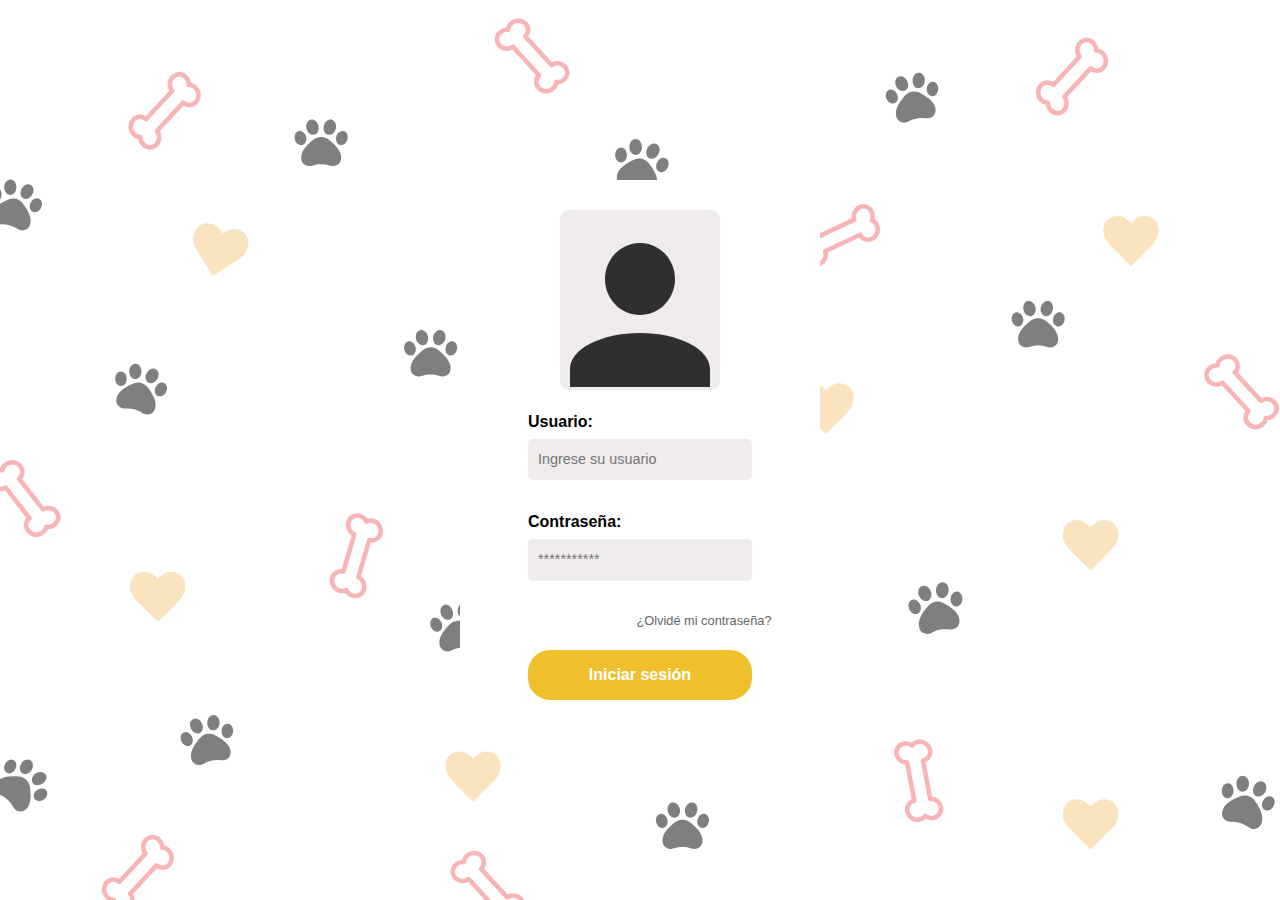
<file: index.html>
<!DOCTYPE html>
<html lang="es">
<head>
    <meta charset="UTF-8">
    <meta name="viewport" content="width=device-width, initial-scale=1.0">
    <title>Inicio de sesión</title>
    <link rel="stylesheet" href="bootstrap/css/bootstrap.min.css">
    <link rel="stylesheet" href="resource/css/login.css">
</head>
<body>
    <div class="fondo-background">
        <div class="login-contenedor">
            <div class="login-box">
                <div class="usuario-icono-contenedor">
                    <img src="img/usuario.svg" class="icono usuario-icono" alt="">
                </div>
                <form action="conexion_bd/validar_login.php" method="POST">
                    <div class="caja-input">
                        <label for="usuario">Usuario:</label>
                        <input type="text" id="usuario" name="usuario" class="input-field" placeholder="Ingrese su usuario" required>
                    </div>
        
                    <div class="caja-input">
                        <label for="contraseña">Contraseña:</label>
                        <input type="password" id="contraseña" name="contraseña" class="input-field" placeholder="***********" required>
                    </div>
        
                    <a href="#" class="olvide-contraseña">¿Olvidé mi contraseña?</a>
        
                    <button type="submit" class="login-boton">Iniciar sesión</button>
                </form>
            </div>
        </div>
    </div>
    <script src="bootstrap/js/bootstrap.bundle.min.js"></script>
    <script src="Models/login.js"></script>
</body>
</html>
</file>
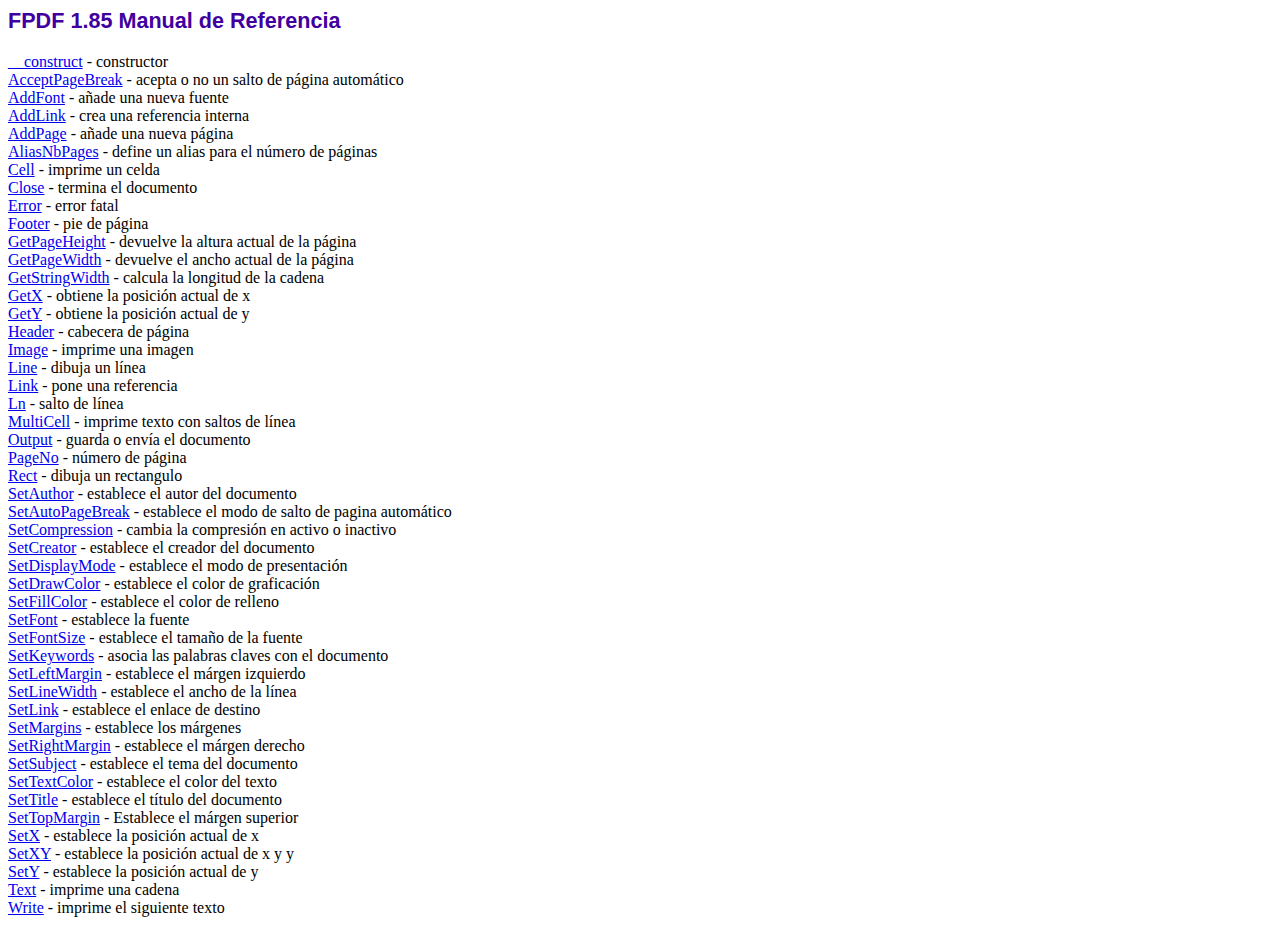
<file: fpdf/doc/index.htm>
<!DOCTYPE html PUBLIC "-//W3C//DTD HTML 4.01 Transitional//EN">
<html>
<head>
<meta http-equiv="Content-Type" content="text/html; charset=ISO-8859-1">
<title>FPDF 1.85 Manual de Referencia</title>
<link type="text/css" rel="stylesheet" href="../fpdf.css">
</head>
<body>
<h1>FPDF 1.85 Manual de Referencia</h1>
<a href="__construct.htm">__construct</a> - constructor<br>
<a href="acceptpagebreak.htm">AcceptPageBreak</a> - acepta o no un salto de p�gina autom�tico<br>
<a href="addfont.htm">AddFont</a> - a�ade una nueva fuente<br>
<a href="addlink.htm">AddLink</a> - crea una referencia interna<br>
<a href="addpage.htm">AddPage</a> - a�ade una nueva p�gina<br>
<a href="aliasnbpages.htm">AliasNbPages</a> - define un alias para el n�mero de p�ginas<br>
<a href="cell.htm">Cell</a> - imprime un celda<br>
<a href="close.htm">Close</a> - termina el documento<br>
<a href="error.htm">Error</a> - error fatal<br>
<a href="footer.htm">Footer</a> - pie de p�gina<br>
<a href="getpageheight.htm">GetPageHeight</a> - devuelve la altura actual de la p�gina<br>
<a href="getpagewidth.htm">GetPageWidth</a> - devuelve el ancho actual de la p�gina<br>
<a href="getstringwidth.htm">GetStringWidth</a> - calcula la longitud de la cadena<br>
<a href="getx.htm">GetX</a> - obtiene la posici�n actual de x<br>
<a href="gety.htm">GetY</a> - obtiene la posici�n actual de y<br>
<a href="header.htm">Header</a> - cabecera de p�gina<br>
<a href="image.htm">Image</a> - imprime una imagen<br>
<a href="line.htm">Line</a> - dibuja un l�nea<br>
<a href="link.htm">Link</a> - pone una referencia<br>
<a href="ln.htm">Ln</a> - salto de l�nea<br>
<a href="multicell.htm">MultiCell</a> - imprime texto con saltos de l�nea<br>
<a href="output.htm">Output</a> - guarda o env�a el documento<br>
<a href="pageno.htm">PageNo</a> - n�mero de p�gina<br>
<a href="rect.htm">Rect</a> - dibuja un rectangulo<br>
<a href="setauthor.htm">SetAuthor</a> - establece el autor del documento<br>
<a href="setautopagebreak.htm">SetAutoPageBreak</a> - establece el modo de salto de pagina autom�tico<br>
<a href="setcompression.htm">SetCompression</a> - cambia la compresi�n en activo o inactivo<br>
<a href="setcreator.htm">SetCreator</a> - establece el creador del documento<br>
<a href="setdisplaymode.htm">SetDisplayMode</a> - establece el modo de presentaci�n<br>
<a href="setdrawcolor.htm">SetDrawColor</a> - establece el color de graficaci�n<br>
<a href="setfillcolor.htm">SetFillColor</a> - establece el color de relleno<br>
<a href="setfont.htm">SetFont</a> - establece la fuente<br>
<a href="setfontsize.htm">SetFontSize</a> - establece el tama�o de la fuente<br>
<a href="setkeywords.htm">SetKeywords</a> - asocia las palabras claves con el documento<br>
<a href="setleftmargin.htm">SetLeftMargin</a> - establece el m�rgen izquierdo<br>
<a href="setlinewidth.htm">SetLineWidth</a> - establece el ancho de la l�nea<br>
<a href="setlink.htm">SetLink</a> - establece el enlace de destino<br>
<a href="setmargins.htm">SetMargins</a> - establece los m�rgenes<br>
<a href="setrightmargin.htm">SetRightMargin</a> - establece el m�rgen derecho<br>
<a href="setsubject.htm">SetSubject</a> - establece el tema del documento<br>
<a href="settextcolor.htm">SetTextColor</a> - establece el color del texto<br>
<a href="settitle.htm">SetTitle</a> - establece el t�tulo del documento<br>
<a href="settopmargin.htm">SetTopMargin</a> - Establece el m�rgen superior<br>
<a href="setx.htm">SetX</a> - establece la posici�n actual de x<br>
<a href="setxy.htm">SetXY</a> - establece la posici�n actual de x y y<br>
<a href="sety.htm">SetY</a> - establece la posici�n actual de y<br>
<a href="text.htm">Text</a> - imprime una cadena<br>
<a href="write.htm">Write</a> - imprime el siguiente texto<br>
</body>
</html>
</file>
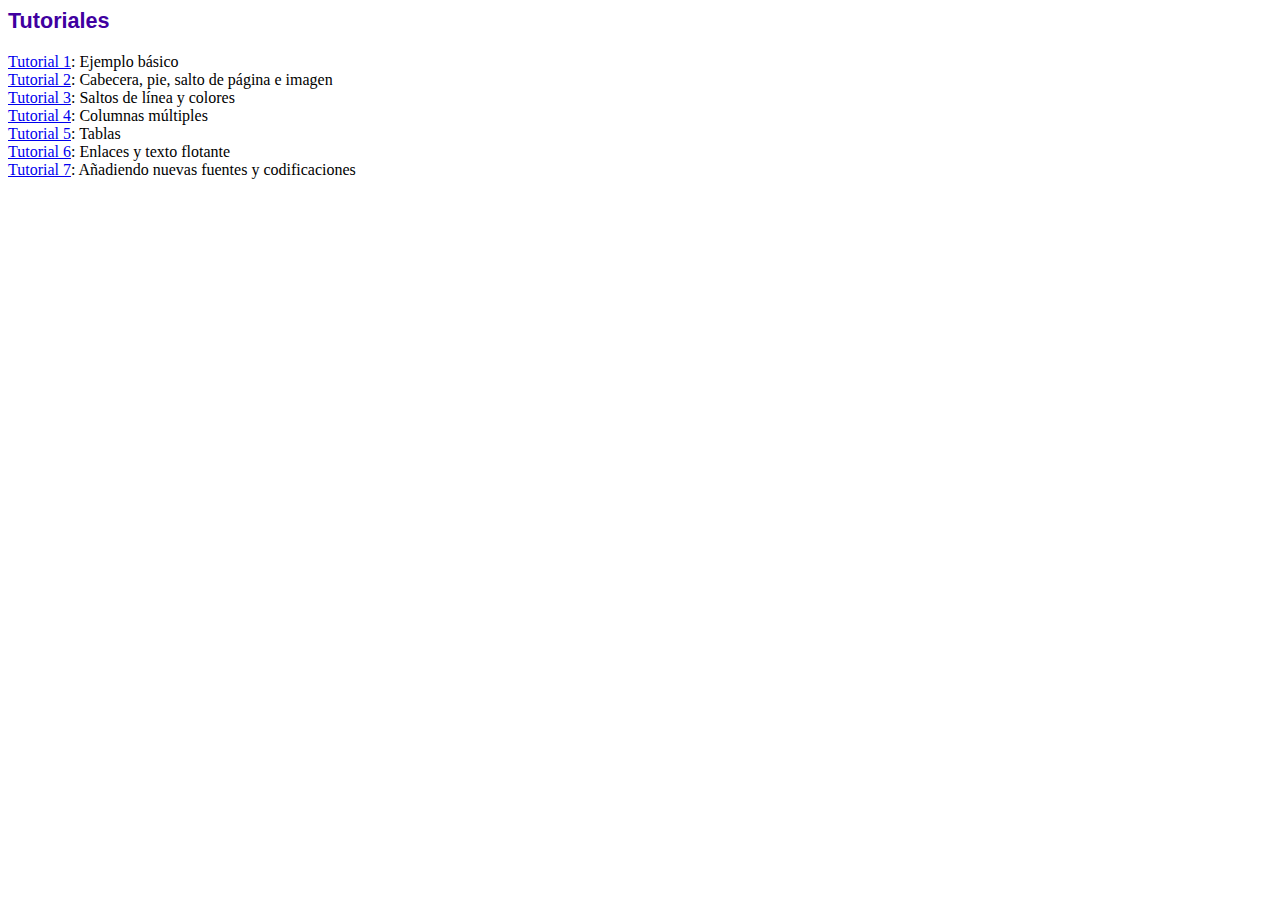
<file: fpdf/tutorial/index.htm>
<!DOCTYPE html PUBLIC "-//W3C//DTD HTML 4.01 Transitional//EN">
<html>
<head>
<meta http-equiv="Content-Type" content="text/html; charset=ISO-8859-1">
<title>Tutoriales</title>
<link type="text/css" rel="stylesheet" href="../fpdf.css">
</head>
<body>
<h1>Tutoriales</h1>
<ul style="list-style-type:none; margin-left:0; padding-left:0">
<li><a href="tuto1.htm">Tutorial 1</a>: Ejemplo b�sico</li>
<li><a href="tuto2.htm">Tutorial 2</a>: Cabecera, pie, salto de p�gina e imagen</li>
<li><a href="tuto3.htm">Tutorial 3</a>: Saltos de l�nea y colores</li>
<li><a href="tuto4.htm">Tutorial 4</a>: Columnas m�ltiples</li>
<li><a href="tuto5.htm">Tutorial 5</a>: Tablas</li>
<li><a href="tuto6.htm">Tutorial 6</a>: Enlaces y texto flotante</li>
<li><a href="tuto7.htm">Tutorial 7</a>: A�adiendo nuevas fuentes y codificaciones</li>
</ul>
</body>
</html>
</file>
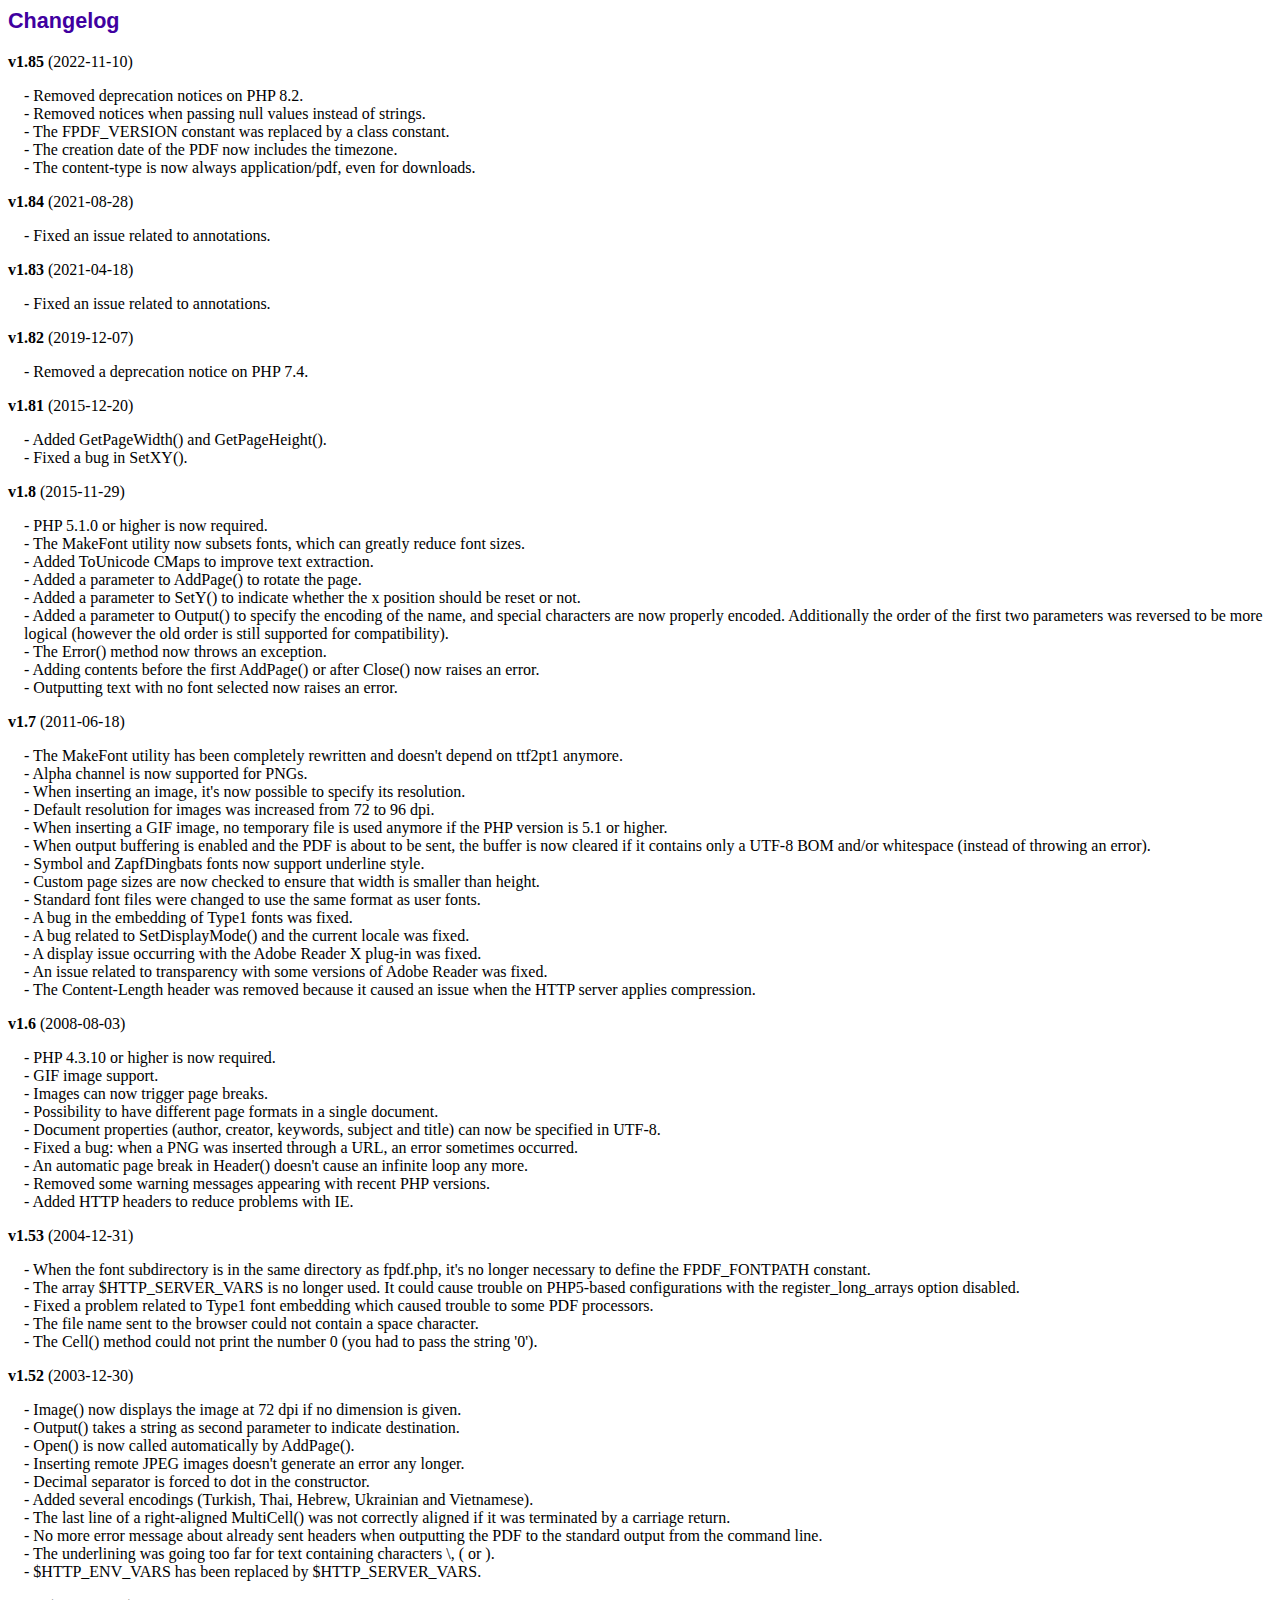
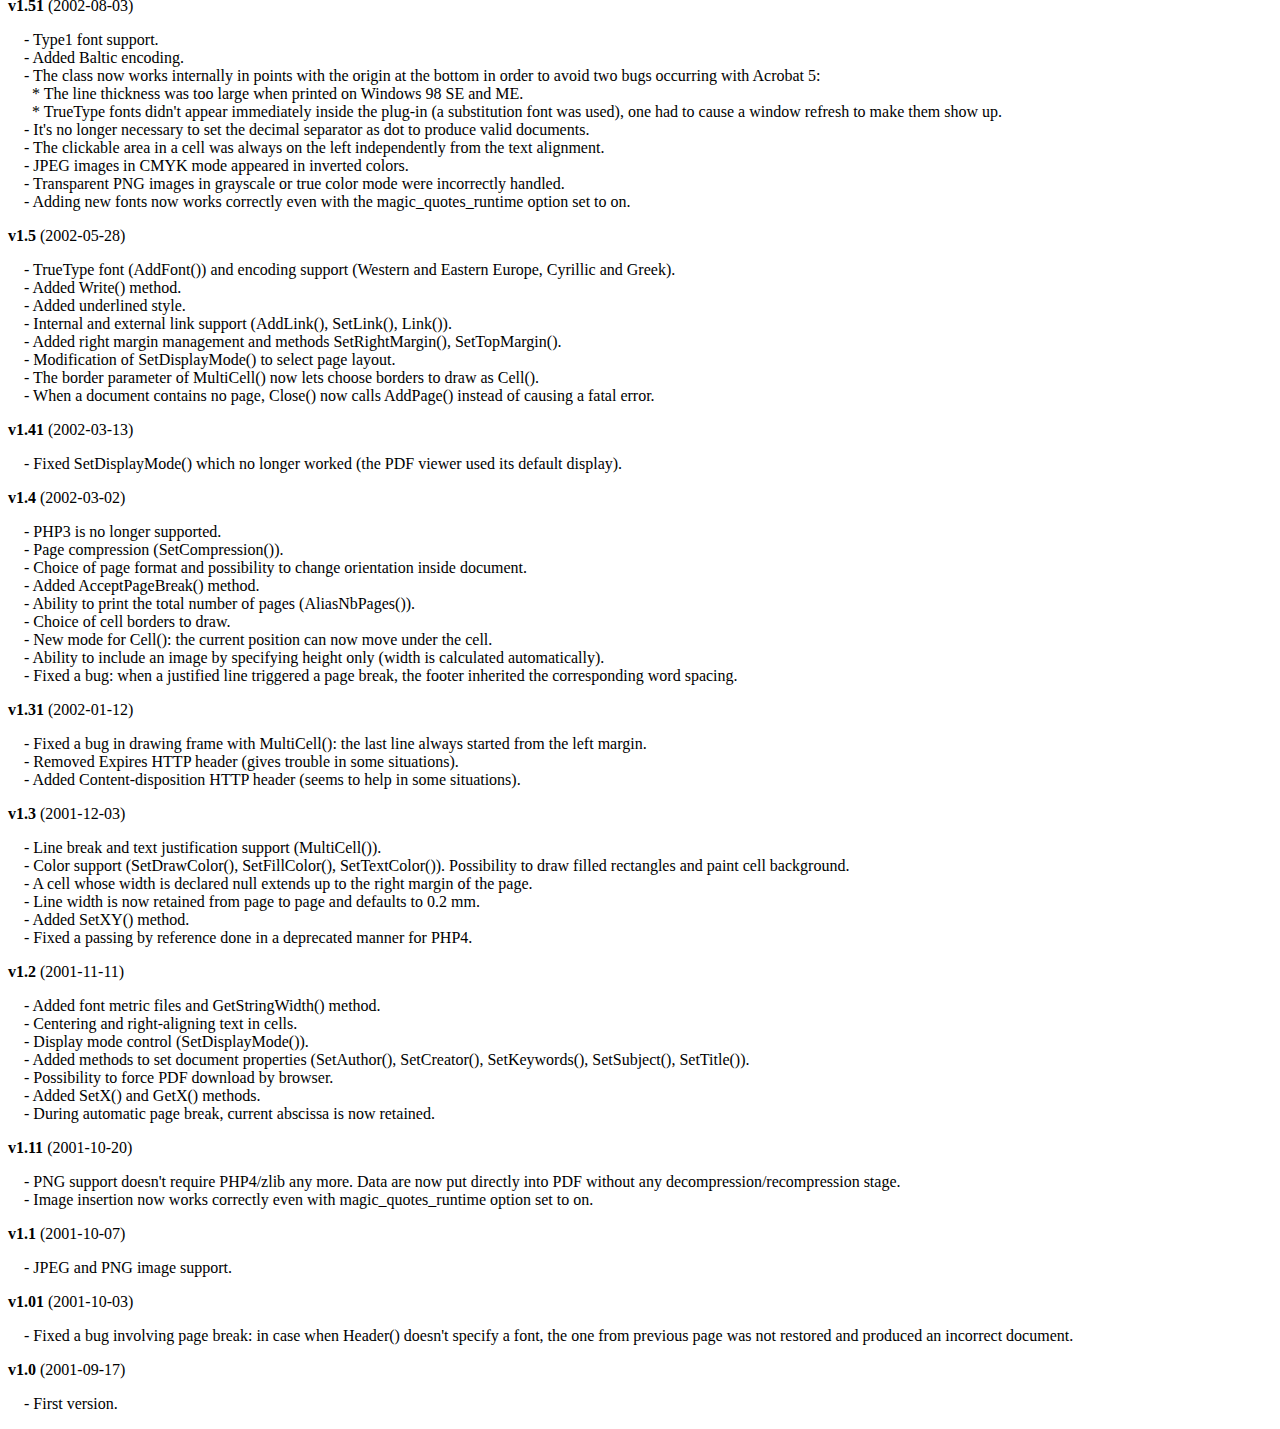
<file: fpdf/changelog.htm>
<!DOCTYPE html PUBLIC "-//W3C//DTD HTML 4.01 Transitional//EN">
<html>
<head>
<meta http-equiv="Content-Type" content="text/html; charset=ISO-8859-1">
<title>Changelog</title>
<link type="text/css" rel="stylesheet" href="fpdf.css">
<style type="text/css">
dd {margin:1em 0 1em 1em}
</style>
</head>
<body>
<h1>Changelog</h1>
<dl>
<dt><strong>v1.85</strong> (2022-11-10)</dt>
<dd>
- Removed deprecation notices on PHP 8.2.<br>
- Removed notices when passing null values instead of strings.<br>
- The FPDF_VERSION constant was replaced by a class constant.<br>
- The creation date of the PDF now includes the timezone.<br>
- The content-type is now always application/pdf, even for downloads.<br>
</dd>
<dt><strong>v1.84</strong> (2021-08-28)</dt>
<dd>
- Fixed an issue related to annotations.<br>
</dd>
<dt><strong>v1.83</strong> (2021-04-18)</dt>
<dd>
- Fixed an issue related to annotations.<br>
</dd>
<dt><strong>v1.82</strong> (2019-12-07)</dt>
<dd>
- Removed a deprecation notice on PHP 7.4.<br>
</dd>
<dt><strong>v1.81</strong> (2015-12-20)</dt>
<dd>
- Added GetPageWidth() and GetPageHeight().<br>
- Fixed a bug in SetXY().<br>
</dd>
<dt><strong>v1.8</strong> (2015-11-29)</dt>
<dd>
- PHP 5.1.0 or higher is now required.<br>
- The MakeFont utility now subsets fonts, which can greatly reduce font sizes.<br>
- Added ToUnicode CMaps to improve text extraction.<br>
- Added a parameter to AddPage() to rotate the page.<br>
- Added a parameter to SetY() to indicate whether the x position should be reset or not.<br>
- Added a parameter to Output() to specify the encoding of the name, and special characters are now properly encoded. Additionally the order of the first two parameters was reversed to be more logical (however the old order is still supported for compatibility).<br>
- The Error() method now throws an exception.<br>
- Adding contents before the first AddPage() or after Close() now raises an error.<br>
- Outputting text with no font selected now raises an error.<br>
</dd>
<dt><strong>v1.7</strong> (2011-06-18)</dt>
<dd>
- The MakeFont utility has been completely rewritten and doesn't depend on ttf2pt1 anymore.<br>
- Alpha channel is now supported for PNGs.<br>
- When inserting an image, it's now possible to specify its resolution.<br>
- Default resolution for images was increased from 72 to 96 dpi.<br>
- When inserting a GIF image, no temporary file is used anymore if the PHP version is 5.1 or higher.<br>
- When output buffering is enabled and the PDF is about to be sent, the buffer is now cleared if it contains only a UTF-8 BOM and/or whitespace (instead of throwing an error).<br>
- Symbol and ZapfDingbats fonts now support underline style.<br>
- Custom page sizes are now checked to ensure that width is smaller than height.<br>
- Standard font files were changed to use the same format as user fonts.<br>
- A bug in the embedding of Type1 fonts was fixed.<br>
- A bug related to SetDisplayMode() and the current locale was fixed.<br>
- A display issue occurring with the Adobe Reader X plug-in was fixed.<br>
- An issue related to transparency with some versions of Adobe Reader was fixed.<br>
- The Content-Length header was removed because it caused an issue when the HTTP server applies compression.<br>
</dd>
<dt><strong>v1.6</strong> (2008-08-03)</dt>
<dd>
- PHP 4.3.10 or higher is now required.<br>
- GIF image support.<br>
- Images can now trigger page breaks.<br>
- Possibility to have different page formats in a single document.<br>
- Document properties (author, creator, keywords, subject and title) can now be specified in UTF-8.<br>
- Fixed a bug: when a PNG was inserted through a URL, an error sometimes occurred.<br>
- An automatic page break in Header() doesn't cause an infinite loop any more.<br>
- Removed some warning messages appearing with recent PHP versions.<br>
- Added HTTP headers to reduce problems with IE.<br>
</dd>
<dt><strong>v1.53</strong> (2004-12-31)</dt>
<dd>
- When the font subdirectory is in the same directory as fpdf.php, it's no longer necessary to define the FPDF_FONTPATH constant.<br>
- The array $HTTP_SERVER_VARS is no longer used. It could cause trouble on PHP5-based configurations with the register_long_arrays option disabled.<br>
- Fixed a problem related to Type1 font embedding which caused trouble to some PDF processors.<br>
- The file name sent to the browser could not contain a space character.<br>
- The Cell() method could not print the number 0 (you had to pass the string '0').<br>
</dd>
<dt><strong>v1.52</strong> (2003-12-30)</dt>
<dd>
- Image() now displays the image at 72 dpi if no dimension is given.<br>
- Output() takes a string as second parameter to indicate destination.<br>
- Open() is now called automatically by AddPage().<br>
- Inserting remote JPEG images doesn't generate an error any longer.<br>
- Decimal separator is forced to dot in the constructor.<br>
- Added several encodings (Turkish, Thai, Hebrew, Ukrainian and Vietnamese).<br>
- The last line of a right-aligned MultiCell() was not correctly aligned if it was terminated by a carriage return.<br>
- No more error message about already sent headers when outputting the PDF to the standard output from the command line.<br>
- The underlining was going too far for text containing characters \, ( or ).<br>
- $HTTP_ENV_VARS has been replaced by $HTTP_SERVER_VARS.<br>
</dd>
<dt><strong>v1.51</strong> (2002-08-03)</dt>
<dd>
- Type1 font support.<br>
- Added Baltic encoding.<br>
- The class now works internally in points with the origin at the bottom in order to avoid two bugs occurring with Acrobat 5:<br>&nbsp;&nbsp;* The line thickness was too large when printed on Windows 98 SE and ME.<br>&nbsp;&nbsp;* TrueType fonts didn't appear immediately inside the plug-in (a substitution font was used), one had to cause a window refresh to make them show up.<br>
- It's no longer necessary to set the decimal separator as dot to produce valid documents.<br>
- The clickable area in a cell was always on the left independently from the text alignment.<br>
- JPEG images in CMYK mode appeared in inverted colors.<br>
- Transparent PNG images in grayscale or true color mode were incorrectly handled.<br>
- Adding new fonts now works correctly even with the magic_quotes_runtime option set to on.<br>
</dd>
<dt><strong>v1.5</strong> (2002-05-28)</dt>
<dd>
- TrueType font (AddFont()) and encoding support (Western and Eastern Europe, Cyrillic and Greek).<br>
- Added Write() method.<br>
- Added underlined style.<br>
- Internal and external link support (AddLink(), SetLink(), Link()).<br>
- Added right margin management and methods SetRightMargin(), SetTopMargin().<br>
- Modification of SetDisplayMode() to select page layout.<br>
- The border parameter of MultiCell() now lets choose borders to draw as Cell().<br>
- When a document contains no page, Close() now calls AddPage() instead of causing a fatal error.<br>
</dd>
<dt><strong>v1.41</strong> (2002-03-13)</dt>
<dd>
- Fixed SetDisplayMode() which no longer worked (the PDF viewer used its default display).<br>
</dd>
<dt><strong>v1.4</strong> (2002-03-02)</dt>
<dd>
- PHP3 is no longer supported.<br>
- Page compression (SetCompression()).<br>
- Choice of page format and possibility to change orientation inside document.<br>
- Added AcceptPageBreak() method.<br>
- Ability to print the total number of pages (AliasNbPages()).<br>
- Choice of cell borders to draw.<br>
- New mode for Cell(): the current position can now move under the cell.<br>
- Ability to include an image by specifying height only (width is calculated automatically).<br>
- Fixed a bug: when a justified line triggered a page break, the footer inherited the corresponding word spacing.<br>
</dd>
<dt><strong>v1.31</strong> (2002-01-12)</dt>
<dd>
- Fixed a bug in drawing frame with MultiCell(): the last line always started from the left margin.<br>
- Removed Expires HTTP header (gives trouble in some situations).<br>
- Added Content-disposition HTTP header (seems to help in some situations).<br>
</dd>
<dt><strong>v1.3</strong> (2001-12-03)</dt>
<dd>
- Line break and text justification support (MultiCell()).<br>
- Color support (SetDrawColor(), SetFillColor(), SetTextColor()). Possibility to draw filled rectangles and paint cell background.<br>
- A cell whose width is declared null extends up to the right margin of the page.<br>
- Line width is now retained from page to page and defaults to 0.2 mm.<br>
- Added SetXY() method.<br>
- Fixed a passing by reference done in a deprecated manner for PHP4.<br>
</dd>
<dt><strong>v1.2</strong> (2001-11-11)</dt>
<dd>
- Added font metric files and GetStringWidth() method.<br>
- Centering and right-aligning text in cells.<br>
- Display mode control (SetDisplayMode()).<br>
- Added methods to set document properties (SetAuthor(), SetCreator(), SetKeywords(), SetSubject(), SetTitle()).<br>
- Possibility to force PDF download by browser.<br>
- Added SetX() and GetX() methods.<br>
- During automatic page break, current abscissa is now retained.<br>
</dd>
<dt><strong>v1.11</strong> (2001-10-20)</dt>
<dd>
- PNG support doesn't require PHP4/zlib any more. Data are now put directly into PDF without any decompression/recompression stage.<br>
- Image insertion now works correctly even with magic_quotes_runtime option set to on.<br>
</dd>
<dt><strong>v1.1</strong> (2001-10-07)</dt>
<dd>
- JPEG and PNG image support.<br>
</dd>
<dt><strong>v1.01</strong> (2001-10-03)</dt>
<dd>
- Fixed a bug involving page break: in case when Header() doesn't specify a font, the one from previous page was not restored and produced an incorrect document.<br>
</dd>
<dt><strong>v1.0</strong> (2001-09-17)</dt>
<dd>
- First version.<br>
</dd>
</dl>
</body>
</html>
</file>
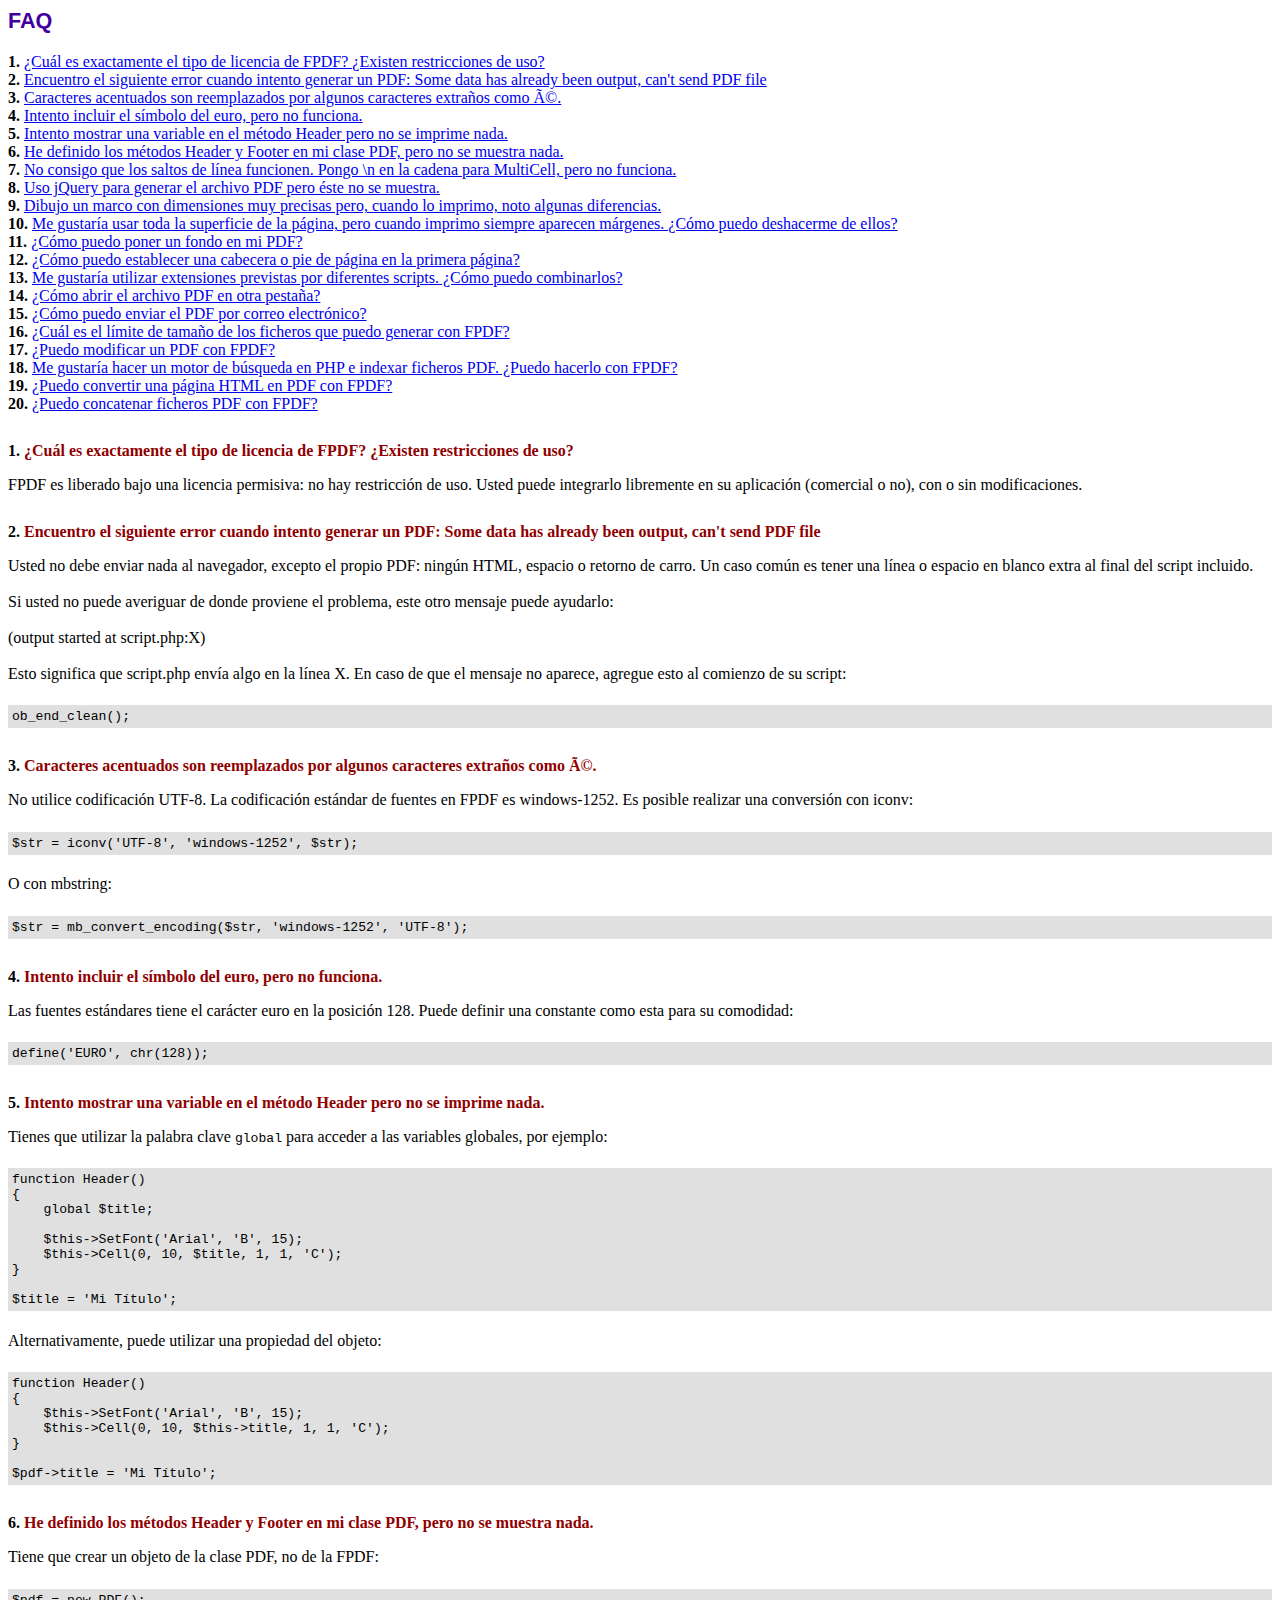
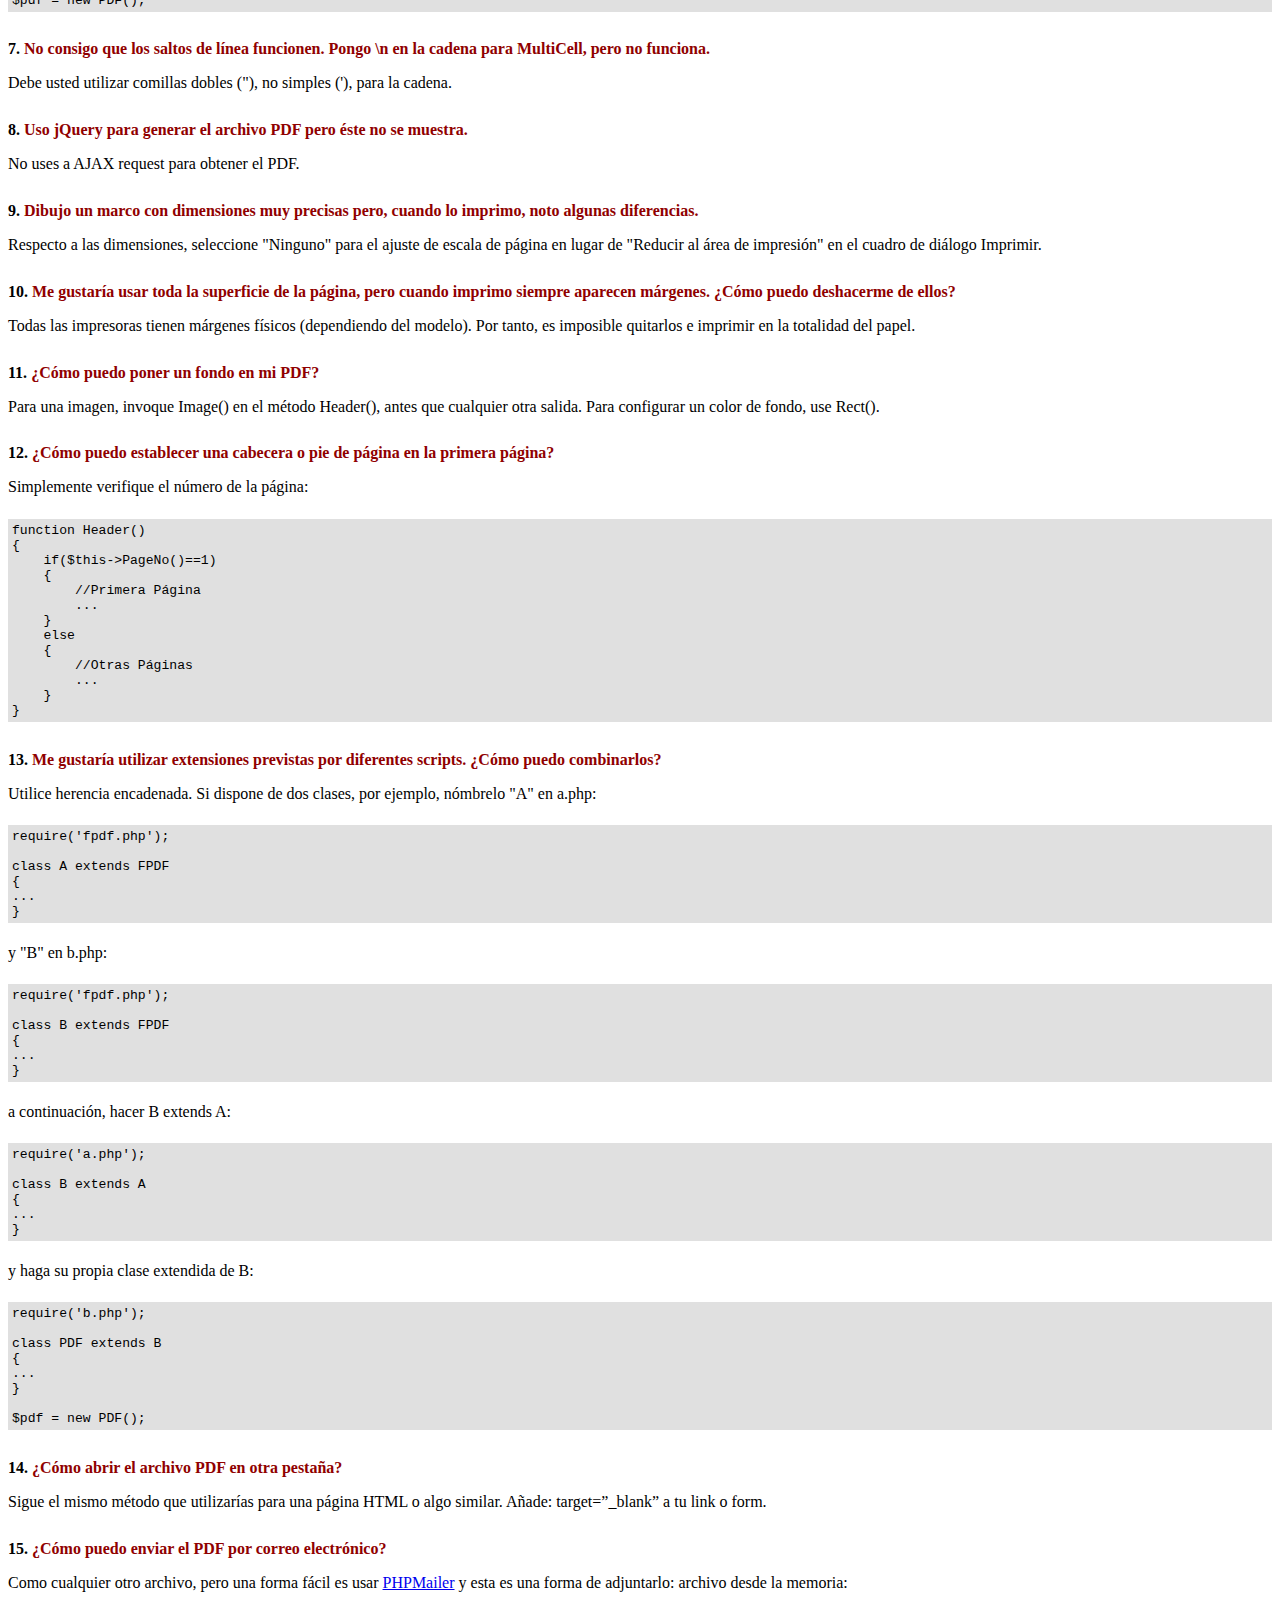
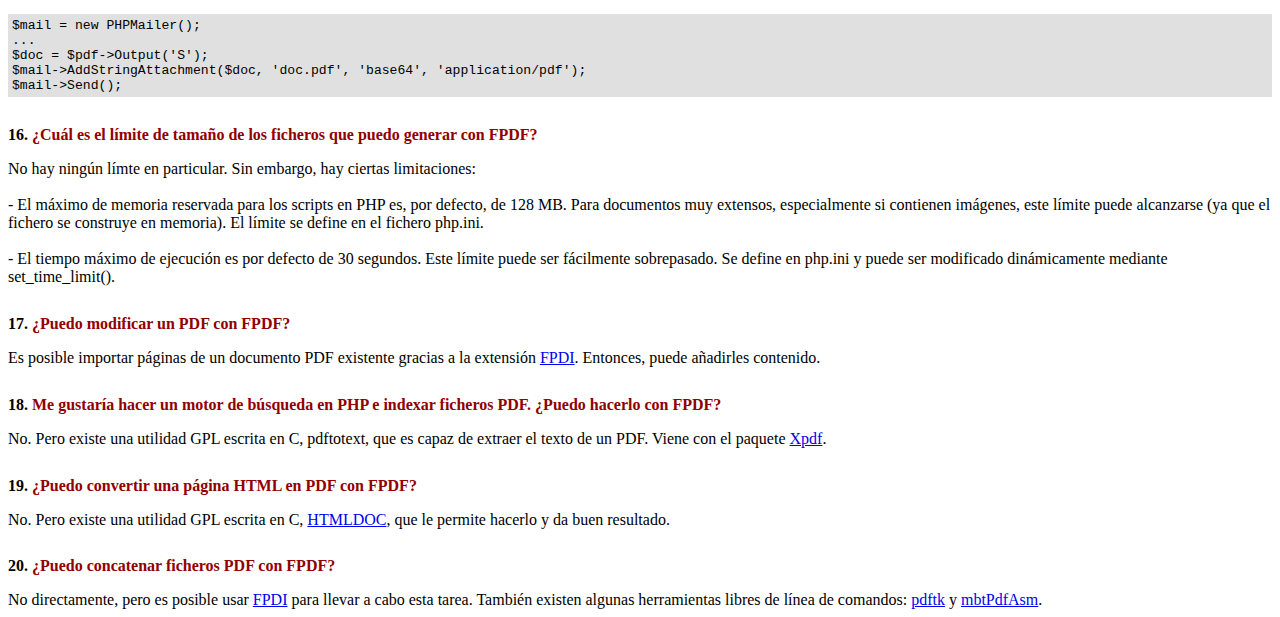
<file: fpdf/FAQ.htm>
<!DOCTYPE html PUBLIC "-//W3C//DTD HTML 4.01 Transitional//EN">
<html>
<head>
<meta http-equiv="Content-Type" content="text/html; charset=ISO-8859-1">
<title>FAQ</title>
<link type="text/css" rel="stylesheet" href="fpdf.css">
<style type="text/css">
ul {list-style-type:none; margin:0; padding:0}
ul#answers li {margin-top:1.8em}
.question {font-weight:bold; color:#900000}
</style>
</head>
<body>
<h1>FAQ</h1>
<ul>
<li><b>1.</b> <a href='#q1'>�Cu�l es exactamente el tipo de licencia de FPDF? �Existen restricciones de uso?</a></li>
<li><b>2.</b> <a href='#q2'>Encuentro el siguiente error cuando intento generar un PDF: Some data has already been output, can't send PDF file</a></li>
<li><b>3.</b> <a href='#q3'>Caracteres acentuados son reemplazados por algunos caracteres extra�os como é.</a></li>
<li><b>4.</b> <a href='#q4'>Intento incluir el s�mbolo del euro, pero no funciona.</a></li>
<li><b>5.</b> <a href='#q5'>Intento mostrar una variable en el m�todo Header pero no se imprime nada.</a></li>
<li><b>6.</b> <a href='#q6'>He definido los m�todos Header y Footer en mi clase PDF, pero no se muestra nada.</a></li>
<li><b>7.</b> <a href='#q7'>No consigo que los saltos de l�nea funcionen. Pongo \n en la cadena para MultiCell, pero no funciona.</a></li>
<li><b>8.</b> <a href='#q8'>Uso jQuery para generar el archivo PDF pero �ste no se muestra.</a></li>
<li><b>9.</b> <a href='#q9'>Dibujo un marco con dimensiones muy precisas pero, cuando lo imprimo, noto algunas diferencias.</a></li>
<li><b>10.</b> <a href='#q10'>Me gustar�a usar toda la superficie de la p�gina, pero cuando imprimo siempre aparecen m�rgenes. �C�mo puedo deshacerme de ellos?</a></li>
<li><b>11.</b> <a href='#q11'>�C�mo puedo poner un fondo en mi PDF?</a></li>
<li><b>12.</b> <a href='#q12'>�C�mo puedo establecer una cabecera o pie de p�gina en la primera p�gina?</a></li>
<li><b>13.</b> <a href='#q13'>Me gustar�a utilizar extensiones previstas por diferentes scripts. �C�mo puedo combinarlos?</a></li>
<li><b>14.</b> <a href='#q14'>�C�mo abrir el archivo PDF en otra pesta�a?</a></li>
<li><b>15.</b> <a href='#q15'>�C�mo puedo enviar el PDF por correo electr�nico?</a></li>
<li><b>16.</b> <a href='#q16'>�Cu�l es el l�mite de tama�o de los ficheros que puedo generar con FPDF?</a></li>
<li><b>17.</b> <a href='#q17'>�Puedo modificar un PDF con FPDF?</a></li>
<li><b>18.</b> <a href='#q18'>Me gustar�a hacer un motor de b�squeda en PHP e indexar ficheros PDF. �Puedo hacerlo con FPDF?</a></li>
<li><b>19.</b> <a href='#q19'>�Puedo convertir una p�gina HTML en PDF con FPDF?</a></li>
<li><b>20.</b> <a href='#q20'>�Puedo concatenar ficheros PDF con FPDF?</a></li>
</ul>

<ul id='answers'>
<li id='q1'>
<p><b>1.</b> <span class='question'>�Cu�l es exactamente el tipo de licencia de FPDF? �Existen restricciones de uso?</span></p>
FPDF es liberado bajo una licencia permisiva: no hay restricci�n de uso. Usted puede integrarlo
libremente en su aplicaci�n (comercial o no), con o sin modificaciones.
</li>

<li id='q2'>
<p><b>2.</b> <span class='question'>Encuentro el siguiente error cuando intento generar un PDF: Some data has already been output, can't send PDF file</span></p>
Usted no debe enviar nada al navegador, excepto el propio PDF: ning�n HTML, espacio o retorno de carro. Un caso com�n
es tener una l�nea o espacio en blanco extra al final del script incluido.<br>
<br>
Si usted no puede averiguar de donde proviene el problema, este otro mensaje puede ayudarlo:<br>
<br>
(output started at script.php:X)<br>
<br>
Esto significa que script.php env�a algo en la l�nea X. En caso de que el mensaje no aparece, agregue esto al
comienzo de su script:
<div class="doc-source">
<pre><code>ob_end_clean();</code></pre>
</div>
</li>

<li id='q3'>
<p><b>3.</b> <span class='question'>Caracteres acentuados son reemplazados por algunos caracteres extra�os como é.</span></p>
No utilice codificaci�n UTF-8. La codificaci�n est�ndar de fuentes en FPDF es windows-1252.
Es posible realizar una conversi�n con iconv:
<div class="doc-source">
<pre><code>$str = iconv('UTF-8', 'windows-1252', $str);</code></pre>
</div>
O con mbstring:
<div class="doc-source">
<pre><code>$str = mb_convert_encoding($str, 'windows-1252', 'UTF-8');</code></pre>
</div>
</li>

<li id='q4'>
<p><b>4.</b> <span class='question'>Intento incluir el s�mbolo del euro, pero no funciona.</span></p>
Las fuentes est�ndares tiene el car�cter euro en la posici�n 128. Puede definir una constante
como esta para su comodidad:
<div class="doc-source">
<pre><code>define('EURO', chr(128));</code></pre>
</div>
</li>

<li id='q5'>
<p><b>5.</b> <span class='question'>Intento mostrar una variable en el m�todo Header pero no se imprime nada.</span></p>
Tienes que utilizar la palabra clave <code>global</code> para acceder a las variables globales, por ejemplo:
<div class="doc-source">
<pre><code>function Header()
{
    global $title;

    $this-&gt;SetFont('Arial', 'B', 15);
    $this-&gt;Cell(0, 10, $title, 1, 1, 'C');
}

$title = 'Mi T�tulo';</code></pre>
</div>
Alternativamente, puede utilizar una propiedad del objeto:
<div class="doc-source">
<pre><code>function Header()
{
    $this-&gt;SetFont('Arial', 'B', 15);
    $this-&gt;Cell(0, 10, $this-&gt;title, 1, 1, 'C');
}

$pdf-&gt;title = 'Mi T�tulo';</code></pre>
</div>
</li>

<li id='q6'>
<p><b>6.</b> <span class='question'>He definido los m�todos Header y Footer en mi clase PDF, pero no se muestra nada.</span></p>
Tiene que crear un objeto de la clase PDF, no de la FPDF:
<div class="doc-source">
<pre><code>$pdf = new PDF();</code></pre>
</div>
</li>

<li id='q7'>
<p><b>7.</b> <span class='question'>No consigo que los saltos de l�nea funcionen. Pongo \n en la cadena para MultiCell, pero no funciona.</span></p>
Debe usted utilizar comillas dobles ("), no simples ('), para la cadena.
</li>

<li id='q8'>
<p><b>8.</b> <span class='question'>Uso jQuery para generar el archivo PDF pero �ste no se muestra.</span></p>
No uses a AJAX request para obtener el PDF.
</li>

<li id='q9'>
<p><b>9.</b> <span class='question'>Dibujo un marco con dimensiones muy precisas pero, cuando lo imprimo, noto algunas diferencias.</span></p>
Respecto a las dimensiones, seleccione "Ninguno" para el ajuste de escala de p�gina en lugar de "Reducir al �rea de impresi�n" en el cuadro de di�logo Imprimir.
</li>

<li id='q10'>
<p><b>10.</b> <span class='question'>Me gustar�a usar toda la superficie de la p�gina, pero cuando imprimo siempre aparecen m�rgenes. �C�mo puedo deshacerme de ellos?</span></p>
Todas las impresoras tienen m�rgenes f�sicos (dependiendo del modelo). Por tanto, es imposible quitarlos
e imprimir en la totalidad del papel.
</li>

<li id='q11'>
<p><b>11.</b> <span class='question'>�C�mo puedo poner un fondo en mi PDF?</span></p>
Para una imagen, invoque Image() en el m�todo Header(), antes que cualquier otra salida. Para configurar un color de fondo, use Rect().
</li>

<li id='q12'>
<p><b>12.</b> <span class='question'>�C�mo puedo establecer una cabecera o pie de p�gina en la primera p�gina?</span></p>
Simplemente verifique el n�mero de la p�gina:
<div class="doc-source">
<pre><code>function Header()
{
    if($this-&gt;PageNo()==1)
    {
        //Primera P�gina
        ...
    }
    else
    {
        //Otras P�ginas
        ...
    }
}</code></pre>
</div>
</li>

<li id='q13'>
<p><b>13.</b> <span class='question'>Me gustar�a utilizar extensiones previstas por diferentes scripts. �C�mo puedo combinarlos?</span></p>
Utilice herencia encadenada. Si dispone de dos clases, por ejemplo, n�mbrelo "A" en a.php:
<div class="doc-source">
<pre><code>require('fpdf.php');

class A extends FPDF
{
...
}</code></pre>
</div>
y "B" en b.php:
<div class="doc-source">
<pre><code>require('fpdf.php');

class B extends FPDF
{
...
}</code></pre>
</div>
a continuaci�n, hacer B extends A:
<div class="doc-source">
<pre><code>require('a.php');

class B extends A
{
...
}</code></pre>
</div>
y haga su propia clase extendida de B:
<div class="doc-source">
<pre><code>require('b.php');

class PDF extends B
{
...
}

$pdf = new PDF();</code></pre>
</div>
</li>

<li id='q14'>
<p><b>14.</b> <span class='question'>�C�mo abrir el archivo PDF en otra pesta�a?</span></p>
Sigue el mismo m�todo que utilizar�as para una p�gina HTML o algo similar.
A�ade: target=�_blank� a tu link o form.
</li>

<li id='q15'>
<p><b>15.</b> <span class='question'>�C�mo puedo enviar el PDF por correo electr�nico?</span></p>
Como cualquier otro archivo, pero una forma f�cil es usar <a href="https://github.com/PHPMailer/PHPMailer" target="_blank">PHPMailer</a>
y esta es una forma de adjuntarlo: archivo desde la memoria:
<div class="doc-source">
<pre><code>$mail = new PHPMailer();
...
$doc = $pdf-&gt;Output('S');
$mail-&gt;AddStringAttachment($doc, 'doc.pdf', 'base64', 'application/pdf');
$mail-&gt;Send();</code></pre>
</div>
</li>

<li id='q16'>
<p><b>16.</b> <span class='question'>�Cu�l es el l�mite de tama�o de los ficheros que puedo generar con FPDF?</span></p>
No hay ning�n l�mte en particular. Sin embargo, hay ciertas limitaciones:
<br>
<br>
- El m�ximo de memoria reservada para los scripts en PHP es, por defecto, de 128 MB. Para documentos
muy extensos, especialmente si contienen im�genes, este l�mite puede alcanzarse (ya que el fichero
se construye en memoria). El l�mite se define en el fichero php.ini.
<br>
<br>
- El tiempo m�ximo de ejecuci�n es por defecto de 30 segundos. Este l�mite puede ser f�cilmente
sobrepasado. Se define en php.ini y puede ser modificado din�micamente mediante set_time_limit().
</li>

<li id='q17'>
<p><b>17.</b> <span class='question'>�Puedo modificar un PDF con FPDF?</span></p>
Es posible importar p�ginas de un documento PDF existente gracias a la extensi�n
<a href="https://www.setasign.com/products/fpdi/about/" target="_blank">FPDI</a>.
Entonces, puede a�adirles contenido.
</li>

<li id='q18'>
<p><b>18.</b> <span class='question'>Me gustar�a hacer un motor de b�squeda en PHP e indexar ficheros PDF. �Puedo hacerlo con FPDF?</span></p>
No. Pero existe una utilidad GPL escrita en C, pdftotext, que es capaz de extraer el texto de
un PDF. Viene con el paquete <a href="https://www.xpdfreader.com" target="_blank">Xpdf</a>.
</li>

<li id='q19'>
<p><b>19.</b> <span class='question'>�Puedo convertir una p�gina HTML en PDF con FPDF?</span></p>
No. Pero existe una utilidad GPL escrita en C, <a href="https://www.msweet.org/htmldoc/" target="_blank">HTMLDOC</a>,
que le permite hacerlo y da buen resultado.
</li>

<li id='q20'>
<p><b>20.</b> <span class='question'>�Puedo concatenar ficheros PDF con FPDF?</span></p>
No directamente, pero es posible usar <a href="https://www.setasign.com/products/fpdi/demos/concatenate-fake/" target="_blank">FPDI</a>
para llevar a cabo esta tarea. Tambi�n existen algunas herramientas libres de l�nea de comandos:
<a href="https://www.pdflabs.com/tools/pdftk-the-pdf-toolkit/" target="_blank">pdftk</a> y
<a href="http://thierry.schmit.free.fr/spip/spip.php?article15" target="_blank">mbtPdfAsm</a>.
</li>
</ul>
</body>
</html>
</file>
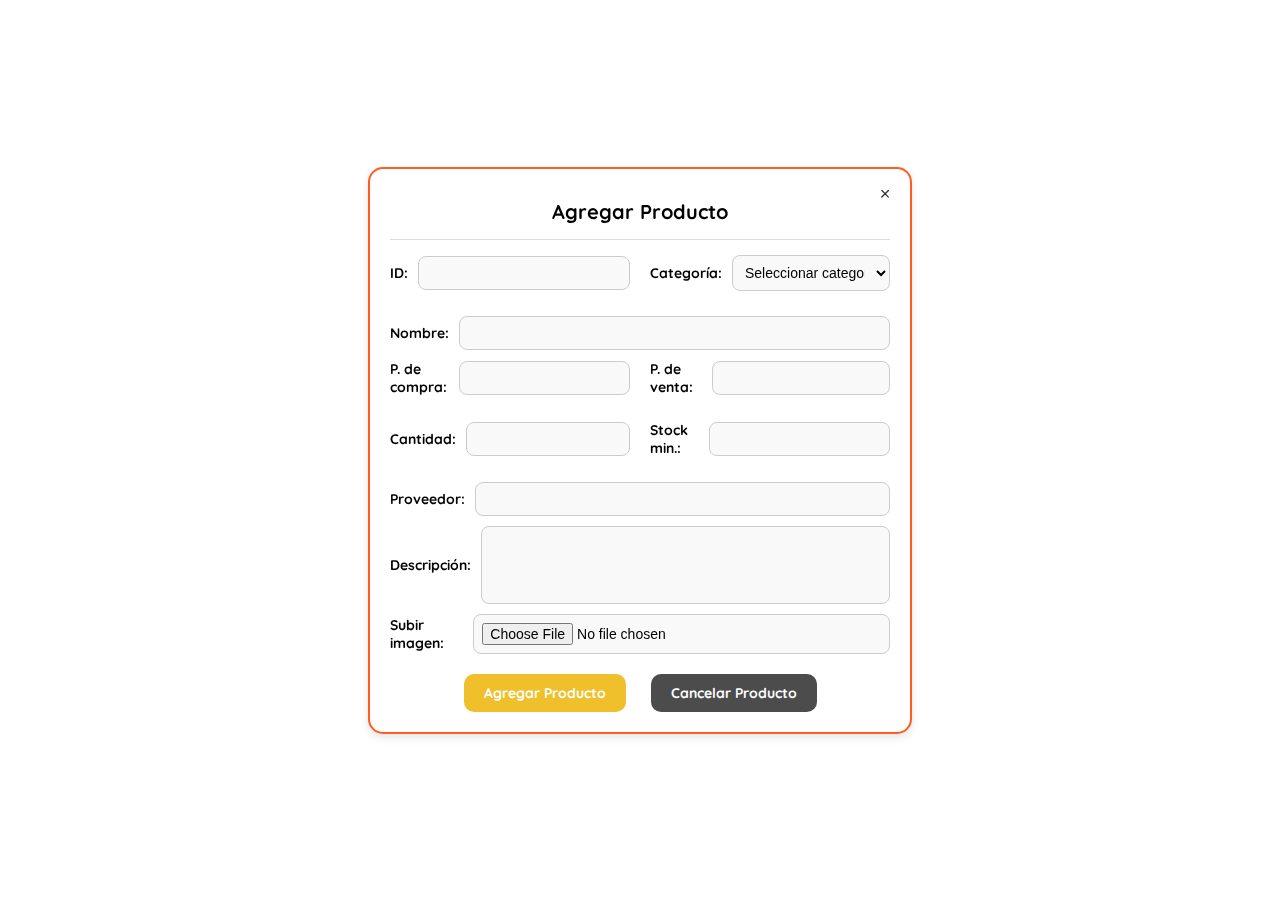
<file: view/agregarproducto.html>
<!DOCTYPE html>
<html lang="en">
<head>
    <meta charset="UTF-8">
    <meta name="viewport" content="width=device-width, initial-scale=1.0">
    <title>Agregar Producto</title>
    <link href="https://fonts.googleapis.com/css2?family=Quicksand:wght@400;500;700&display=swap" rel="stylesheet">
    <link rel="stylesheet" href="../resource/css/agregarproducto.css">
</head>
<body>
    <div class="modal">
        <div class="modal-content">
            <span class="close-button">&times;</span>
            <h2>Agregar Producto</h2>
            <hr class="modal-divider">
            <form action="#" method="POST">
                <div class="linea">
                    <div class="espacio-caja">
                        <label for="producto-id">ID:</label>
                        <input type="text" id="producto-id" class="input-field" disabled>
                    </div>
                    <div class="espacio-caja">
                        <label for="producto-categoria">Categoría:</label>
                        <select id="producto-categoria" class="input-field">
                            <option value="" disabled selected>Seleccionar categoría</option>
                                <option value="1">Alimentos</option>
                                <option value="2">Accesorios y equipamiento</option>
                                <option value="3">Transportes y dormitorios</option>
                                <option value="4">Higiene y Limpieza</option>
                        </select>
                    </div>
                </div>
                <div class="espacio-caja">
                    <label for="producto-nombre">Nombre:</label>
                    <input type="text" id="producto-nombre" class="input-field">
                </div>
                <div class="linea">
                    <div class="espacio-caja">
                        <label for="producto-precio-compra">P. de compra:</label>
                        <input type="text" id="producto-precio-compra" class="input-field">
                    </div>
                    <div class="espacio-caja">
                        <label for="producto-precio-venta">P. de venta:</label>
                        <input type="text" id="producto-precio-venta" class="input-field">
                    </div>
                </div>
                <div class="linea">
                    <div class="espacio-caja">
                        <label for="producto-cantidad">Cantidad:</label>
                        <input type="text" id="producto-cantidad" class="input-field">
                    </div>
                    <div class="espacio-caja">
                        <label for="producto-stock-min">Stock min.:</label>
                        <input type="text" id="producto-stock-min" class="input-field">
                    </div>
                </div>
                <div class="espacio-caja">
                    <label for="producto-proveedor">Proveedor:</label>
                    <input type="text" id="producto-proveedor" class="input-field">
                </div>
                <div class="espacio-caja">
                    <label for="producto-descripcion">Descripción:</label>
                    <textarea id="producto-descripcion" class="textarea-field"></textarea>
                </div>
                <div class="espacio-caja">
                    <label for="producto-imagen">Subir imagen:</label>
                    <input type="file" id="producto-imagen" class="input-field">
                </div>
                <div class="button-group">
                    <button type="submit" class="modal-button agregar-button">Agregar Producto</button>
                    <button type="button" class="modal-button cancelar-button">Cancelar Producto</button>
                </div>
            </form>
        </div>
    </div>
</body>
</html>
</file>
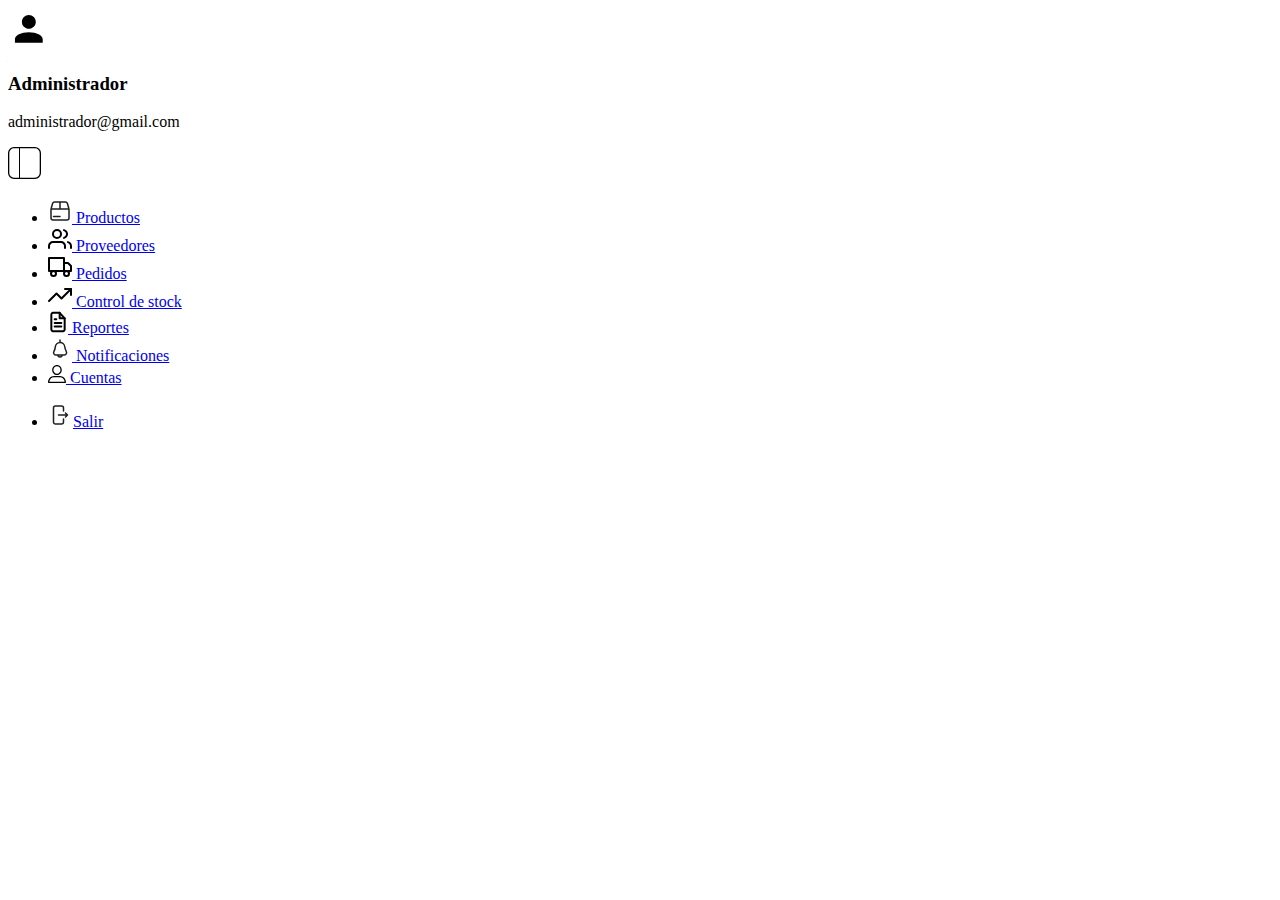
<file: view/barralat.html>
<!DOCTYPE html>
<html lang="es">
<head>
    <meta charset="UTF-8">
    <meta name="viewport" content="width=device-width, initial-scale=1.0">
    <title>Barra de Navegación Lateral</title>
    <link href="https://fonts.googleapis.com/css2?family=Quicksand:wght@400;500;600;700&display=swap" rel="stylesheet">
        
</head>
<body>
    <div class="sidebar">
        <div class="user-info">
            <div class="avatar">
                <img src="../img/admin.svg" alt="Avatar del Administrador">
            </div>
            <div class="user-details">
                <h3>Administrador</h3>
                <p>administrador@gmail.com</p>
            </div>
            <div class="icono-barra">
                <img src="../img/barra.svg" alt="Botón para contraer barra" id="icono-sidebar">
            </div>
        </div>
        <div class="menu">
            <ul>
                <li><a href="inventario.php" data-text="Productos"><img src="../img/producto.svg" alt="Icono de productos"> <span>Productos</span></a></li>
                <li><a href="#" data-text="Proveedores"><img src="../img/proveedores.svg" alt="Icono de proveedores"> <span>Proveedores</span></a></li>
                <li><a href="compra.php" data-text="Pedidos"><img src="../img/pedidos.svg" alt="Icono de pedidos"> <span>Pedidos</span></a></li>
                <li><a href="venta.php" data-text="Control de stock"><img src="../img/stock.svg" alt="Icono de stock"> <span>Control de stock</span></a></li>
                <li><a href="reporte.php" data-text="Reportes"><img src="../img/reportes.svg" alt="Icono de reportes"> <span>Reportes</span></a></li>
                <li><a href="#" data-text="Notificaciones"><img src="../img/notificaciones.svg" alt="Icono de notificaciones"> <span>Notificaciones</span></a></li>
                <li><a href="#" data-text="Cuentas"><img src="../img/cuentas.svg" alt="Icono de cuentas"> <span>Cuentas</span></a></li>
            </ul>
        </div>        
        <div class="logout">
            <ul><li><a href="../conexion_bd/cerrar_sesion.php" data-text="Salir"><img src="../img/salir.svg" alt="Icono de salir"><span>Salir</span></a></li></ul>
        </div>
    </div>
    <script src="../Models/barralat.js"></script>
</body>
</html>
</file>
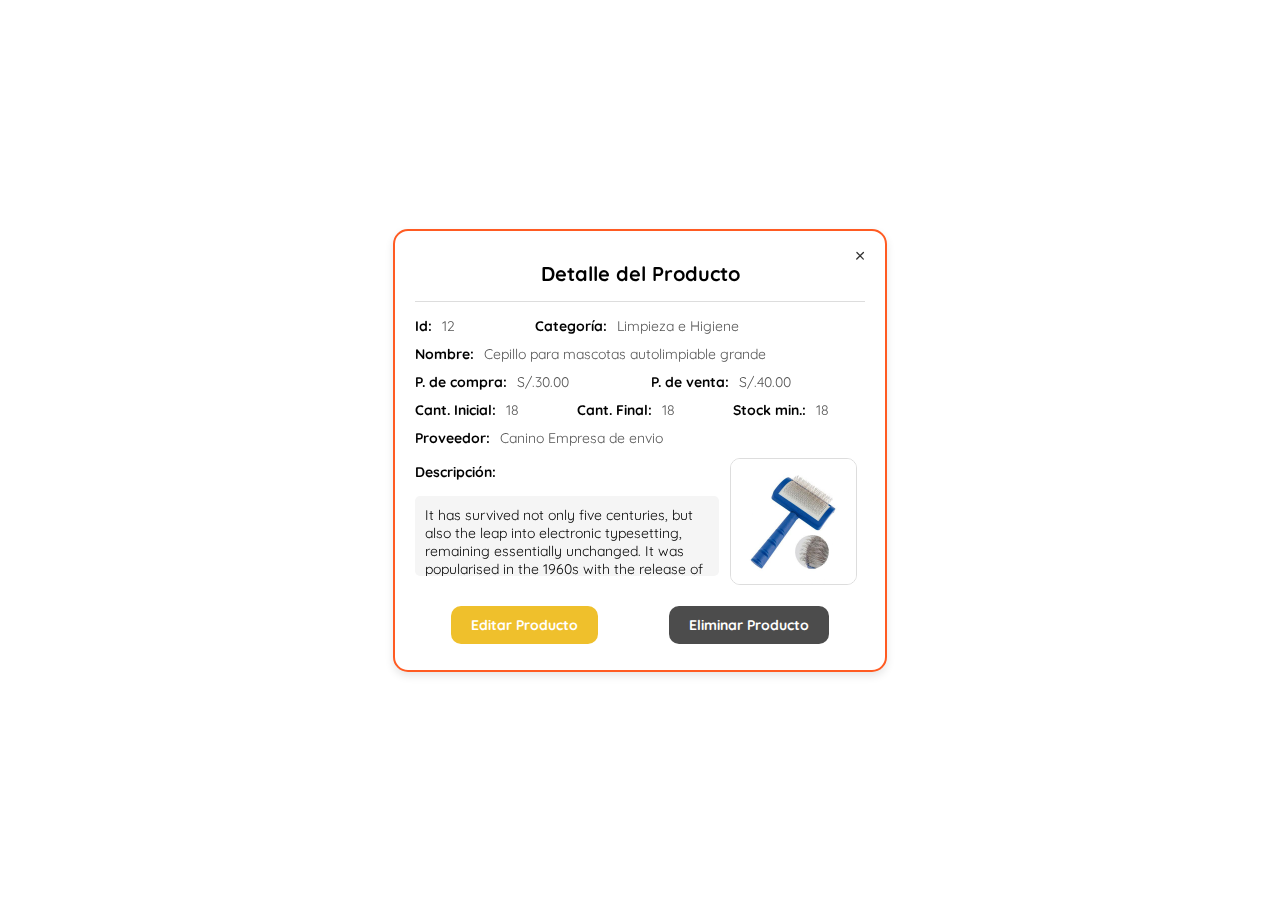
<file: view/detalleprod.html>
<!DOCTYPE html>
<html lang="en">
<head>
    <meta charset="UTF-8">
    <meta name="viewport" content="width=device-width, initial-scale=1.0">
    <title>Modal Producto</title>
    <link href="https://fonts.googleapis.com/css2?family=Quicksand:wght@400;500;700&display=swap" rel="stylesheet">
    <link rel="stylesheet" href="../resource/css/detalleprod.css">
</head>
<body>
    <div class="modal">
        <div class="modal-content">
            <span class="close-button">&times;</span>
            <h2>Detalle del Producto</h2>
            <hr class="modal-divider">
            <div class="linea">
                <div class="espacio-caja">
                    <p>Id:</p>
                    <span id="detalle-producto_ID">12</span>
                </div>
                <div class="espacio-caja">
                    <p>Categoría:</p>
                    <span id="detalle-producto_Categoria">Limpieza e Higiene</span>
                </div>
            </div>
            <div class="espacio-caja">
                <p>Nombre:</p>
                <span id="detalle-producto_nombre">Cepillo para mascotas autolimpiable grande</span>
            </div>
            <div class="linea2">
                <div class="espacio-caja">
                    <p>P. de compra:</p>
                    <span id="detalle-producto_p_compra">S/.30.00</span>
                </div>
                <div class="espacio-caja">
                    <p>P. de venta:</p>
                    <span id="detalle-producto_p_venta">S/.40.00</span>
                </div>
            </div>
            <div class="linea3">
                <div class="espacio-caja">
                    <p>Cant. Inicial:</p>
                    <span id="detalle-producto_cant_inicial">18</span>
                </div>          
                <div class="espacio-caja">
                    <p>Cant. Final:</p>
                    <span id="detalle-producto_cant_final">18</span>
                </div>
                <div class="espacio-caja">
                    <p>Stock min.:</p>
                    <span id="detalle-producto_stock">18</span>
                </div>
            </div>
            <div class="espacio-caja">
                <p>Proveedor:</p>
                <span id="detalle-producto_proveedor">Canino Empresa de envio</span>
            </div> 
            <div>
                <figure>
                    <img src="../img/cepillo.jpg" alt="Product Image" class="product-image">
                </figure>
            </div>
            <div class="espacio-caja"><p>Descripción:</p></div>
            <div class="description-container">
                <span id="Detalle-producto_descripcion">It has survived not only five centuries, but also the leap into electronic typesetting, remaining essentially unchanged. It was popularised in the 1960s with the release of Letraset sheets containing Lorem Ipsum...</span>
            </div>
            <div class="button-group">
                <button id="btn_EditarProducto" class="modal-button editar-button">Editar Producto</button>
                <button id="btn_EliminarProducto" class="modal-button eliminar-button">Eliminar Producto</button>
            </div>
        </div>
    </div>
</body>
</html>
</file>
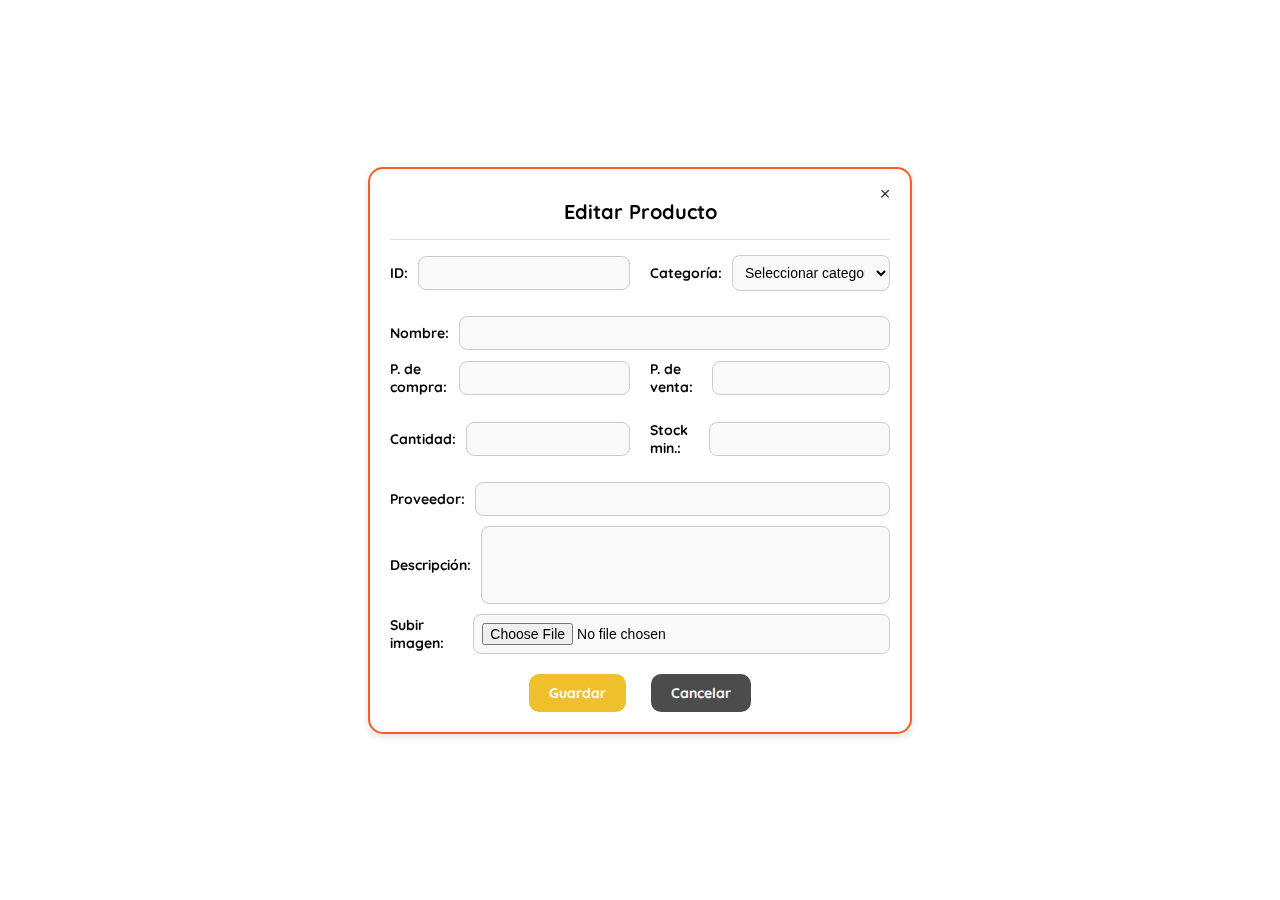
<file: view/editarproducto.html>
<!DOCTYPE html>
<html lang="en">
<head>
    <meta charset="UTF-8">
    <meta name="viewport" content="width=device-width, initial-scale=1.0">
    <title>Editar Producto</title>
    <link href="https://fonts.googleapis.com/css2?family=Quicksand:wght@400;500;700&display=swap" rel="stylesheet">
    <link rel="stylesheet" href="../resource/css/editarproducto.css">
</head>
<body>
    <div class="modal">
        <div class="modal-content">
            <span class="close-button">&times;</span>
            <h2>Editar Producto</h2>
            <hr class="modal-divider">
            <form action="#" method="POST">
                <div class="linea">
                    <div class="espacio-caja">
                        <label for="producto-id">ID:</label>
                        <input type="text" id="producto-id" class="input-field" disabled>
                    </div>
                    <div class="espacio-caja">
                        <label for="producto-categoria">Categoría:</label>
                        <select id="producto-categoria" class="input-field">
                            <option value="" disabled selected>Seleccionar categoría</option>
                                <option value="1">Alimentos</option>
                                <option value="2">Accesorios y equipamiento</option>
                                <option value="3">Transportes y dormitorios</option>
                                <option value="4">Higiene y Limpieza</option>
                        </select>
                    </div>
                </div>
                <div class="espacio-caja">
                    <label for="producto-nombre">Nombre:</label>
                    <input type="text" id="producto-nombre" class="input-field">
                </div>
                <div class="linea">
                    <div class="espacio-caja">
                        <label for="producto-precio-compra">P. de compra:</label>
                        <input type="text" id="producto-precio-compra" class="input-field">
                    </div>
                    <div class="espacio-caja">
                        <label for="producto-precio-venta">P. de venta:</label>
                        <input type="text" id="producto-precio-venta" class="input-field">
                    </div>
                </div>
                <div class="linea">
                    <div class="espacio-caja">
                        <label for="producto-cantidad">Cantidad:</label>
                        <input type="text" id="producto-cantidad" class="input-field">
                    </div>
                    <div class="espacio-caja">
                        <label for="producto-stock-min">Stock min.:</label>
                        <input type="text" id="producto-stock-min" class="input-field">
                    </div>
                </div>
                <div class="espacio-caja">
                    <label for="producto-proveedor">Proveedor:</label>
                    <input type="text" id="producto-proveedor" class="input-field">
                </div>
                <div class="espacio-caja">
                    <label for="producto-descripcion">Descripción:</label>
                    <textarea id="producto-descripcion" class="textarea-field"></textarea>
                </div>
                <div class="espacio-caja">
                    <label for="producto-imagen">Subir imagen:</label>
                    <input type="file" id="producto-imagen" class="input-field">
                </div>
                <div class="button-group">
                    <button type="submit" class="modal-button agregar-button">Guardar</button>
                    <button type="button" class="modal-button cancelar-button">Cancelar</button>
                </div>
            </form>
        </div>
    </div>
</body>
</html>
</file>
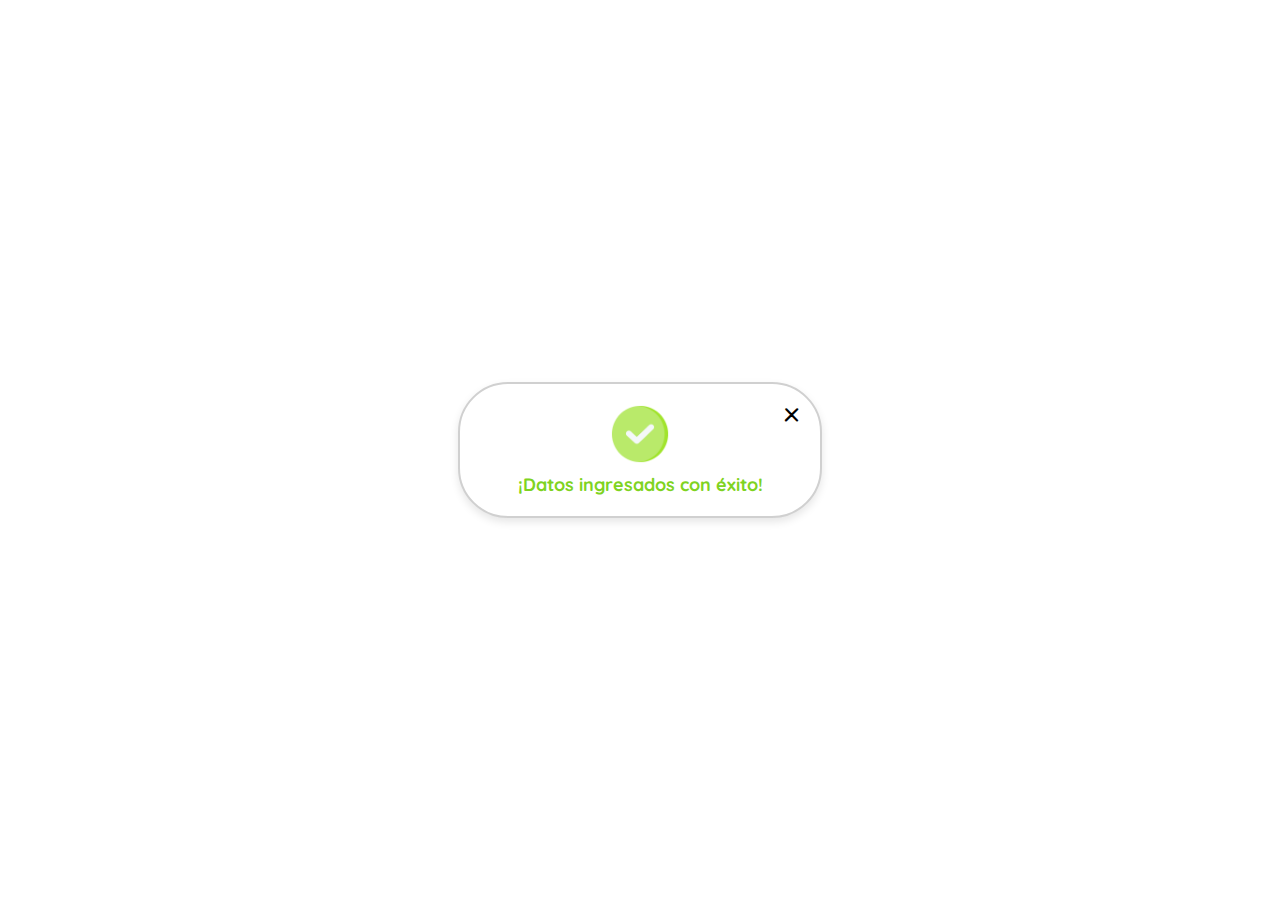
<file: view/enviadoexitosamente.html>
<!DOCTYPE html>
<html lang="en">
<head>
    <meta charset="UTF-8">
    <meta name="viewport" content="width=device-width, initial-scale=1.0">
    <link rel="preconnect" href="https://fonts.googleapis.com">
    <link rel="preconnect" href="https://fonts.gstatic.com" crossorigin>
    <link href="https://fonts.googleapis.com/css2?family=Quicksand:wght@300..700&display=swap" rel="stylesheet">
    <title>Success Message</title>
    <link rel="stylesheet" href="../resource/css/enviadoexitosamente.css">
</head>
<body>
    <div class="message-container">
        <div class="close-button">×</div>
        <div class="message-content">
            <img src="../img/cheque.png" alt="Success" class="success-image">
            <p class="success-text">¡Datos ingresados con éxito!</p>
        </div>
    </div>
</body>
</html>
</file>
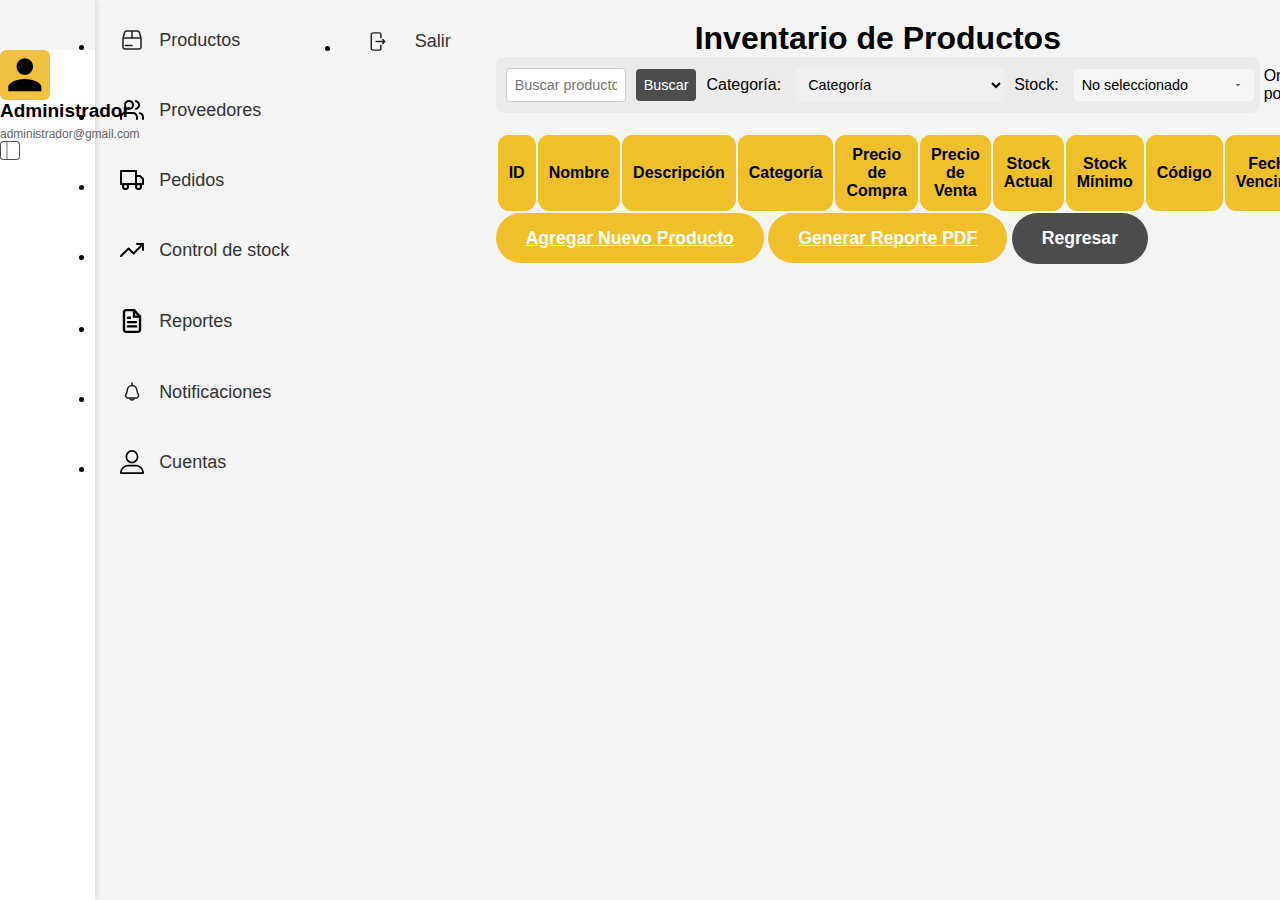
<file: view/inventario.html>
<!DOCTYPE html>
<html lang="es">
<head>
    <meta charset="UTF-8">
    <meta name="viewport" content="width=device-width, initial-scale=1.0">
    <link rel="stylesheet" href="../resource/css/productos.css">
</head>
<body>
    <div class="container">
        <div class="sidebar">
            <div class="user-info"></div>
                <div class="avatar">
                    <img src="../img/admin.svg" alt="Avatar del Administrador">
                </div>
                <div class="user-details">
                    <h3>Administrador</h3>
                    <p>administrador@gmail.com</p>
                </div>
                <div class="icono-barra">
                    <img src="../img/barra.svg" alt="Botón para contraer barra" id="icono-sidebar">
                </div>
            </div>
            <div class="menu">
                <ul>
                    <li><a href="inventario.php" data-text="Productos"><img src="../img/producto.svg" alt="Icono de productos"> <span>Productos</span></a></li>
                    <li><a href="reporte_compras_proveedor.php" data-text="Proveedores"><img src="../img/proveedores.svg" alt="Icono de proveedores"> <span>Proveedores</span></a></li>
                    <li><a href="compra.php" data-text="Pedidos"><img src="../img/pedidos.svg" alt="Icono de pedidos"> <span>Pedidos</span></a></li>
                    <li><a href="venta.php" data-text="Control de stock"><img src="../img/stock.svg" alt="Icono de stock"> <span>Control de stock</span></a></li>
                    <li><a href="reporte_movimientos_stock.php" data-text="Reportes"><img src="../img/reportes.svg" alt="Icono de reportes"> <span>Reportes</span></a></li>
                    <li><a href="#" data-text="Notificaciones"><img src="../img/notificaciones.svg" alt="Icono de notificaciones"> <span>Notificaciones</span></a></li>
                    <li><a href="#" data-text="Cuentas"><img src="../img/cuentas.svg" alt="Icono de cuentas"> <span>Cuentas</span></a></li>
                </ul>
            </div>        
            <div class="logout">
                <ul><li><a href="../conexion_bd/cerrar_sesion.php" data-text="Salir"><img src="../img/salir.svg" alt="Icono de salir"><span>Salir</span></a></li></ul>
            </div>
        </div>
        
        <div class="derecha">
            <h1>Inventario de Productos</h1>
            <!-- La barra de filtros permanece igual -->
            <div class="filter-bar">
                <input type="text" id="buscarProducto" placeholder="Buscar producto">
                <button id="buscarBtn">Buscar</button>
                
                <div class="filter-group">
                    <label for="categoria">Categoría:</label>
                    <select id="categoria">
                        <option value="" disabled selected>Categoría</option>
                        <option value="Alimentos">Alimentos</option>
                        <option value="Accesorios">Accesorios y equipamiento</option>
                        <option value="Transportes">Transportes y dormitorios</option>
                        <option value="Higiene">Higiene y Limpieza</option>
                    </select>
                </div>

                <div class="filter-group">
                    <label for="stock">Stock:</label>
                    <div class="stock-dropdown">
                        <select id="stock" class="stock-select">
                            <option value="" disabled selected>No seleccionado</option>
                            <option value="range">Especificar rango</option>
                        </select>
                        <div id="stockDropdown" class="dropdown-content">
                            <div class="range-input">
                                <label for="stockLow">Stock más bajo:</label>
                                <input type="number" id="stockLow" placeholder="Ej: 10">
                            </div>
                            <div class="range-input">
                                <label for="stockHigh">Stock más alto:</label>
                                <input type="number" id="stockHigh" placeholder="Ej: 50">
                            </div>
                            <button id="applyStockFilter">Mostrar</button>
                        </div>
                    </div>
                </div>
                
                <div class="filter-group">
                    <label for="orden">Ordenar por:</label>
                    <select id="orden">
                        <option value="" disabled selected>Ordenar por</option>
                        <option value="cantidadDesc">Cant. actual: De mayor a menor</option>
                        <option value="cantidadAsc">Cant. actual: De menor a mayor</option>
                        <option value="proveedorAZ">Proveedor: De A a Z</option>
                        <option value="proveedorZA">Proveedor: De Z a A</option>
                        <option value="precioDesc">Precio: De mayor a menor</option>
                        <option value="precioAsc">Precio: De menor a mayor</option>
                    </select>
                </div>
            </div>

            <table class="table">
                <thead>
                    <tr>
                        <th class="column column-producto header">ID</th>
                        <th class="column column-producto header">Nombre</th>
                        <th class="column column-producto header">Descripción</th>
                        <th class="column column-producto header">Categoría</th>
                        <th class="column column-producto header">Precio de Compra</th>
                        <th class="column column-producto header">Precio de Venta</th>
                        <th class="column column-producto header">Stock Actual</th>
                        <th class="column column-producto header">Stock Mínimo</th>
                        <th class="column column-producto header">Código</th>
                        <th class="column column-producto header">Fecha de Vencimiento</th>
                        <th class="column column-producto header">Acciones</th>
                    </tr>
                </thead>
                <tbody>
                    <!-- El contenido se cargará dinámicamente con JavaScript -->
                </tbody>
            </table>
            
            <div class="buttons">
                <a href="agregar_producto.php" class="add-product">Agregar Nuevo Producto</a>
                <a href="../conexion_bd/generar_reporte.php" class="add-product">Generar Reporte PDF</a>
                <button class="return">Regresar</button>
            </div>
        </div>
    </div>

    <script src="../Models/barralat.js"></script>
    <script src="../Models/inventario.js"></script>

    <!-- Agregar este modal al final del body -->
    <div id="advertenciaModal" class="message-container" style="display: none;">
        <div class="close-button" onclick="cerrarModal()">×</div>
        <div class="message-content">
            <img src="../img/advertencia.svg" alt="advertencia" class="advertencia-image">
            <p class="advertencia-title">¿Está seguro que quiere eliminar el producto?</p>
            <p class="advertencia-subtitle">Un producto eliminado no se volverá a mostrar</p>
            <button class="confirm-button" id="confirmarEliminar">Confirmar</button>
        </div>
    </div>

    <div class="message-container">
        <div class="close-button">×</div>
        <div class="message-content">
            <img src="../img/advertencia.svg" alt="advertencia" class="advertencia-image">
            <p class="advertencia-title">¿Está seguro que quiere eliminar el producto?</p>
            <p class="advertencia-subtitle">Un producto eliminado no se volverá a mostrar</p>
            <button class="confirm-button">Confirmar</button>
        </div>
    </div>

    <script src="../Models/advertencia.js"></script>
</body>
</html>
</file>
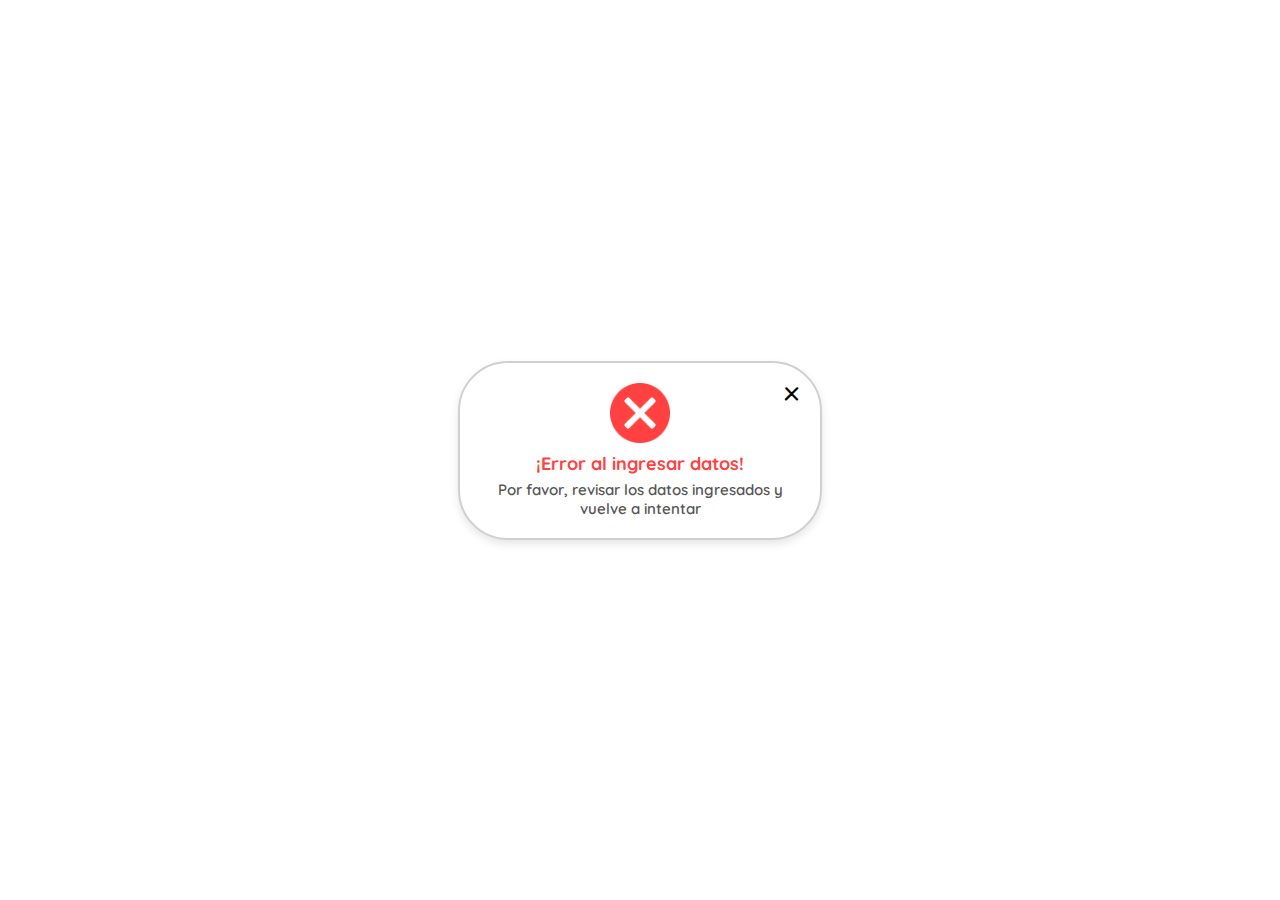
<file: view/noenviado.html>
<!DOCTYPE html>
<html lang="en">
<head>
    <meta charset="UTF-8">
    <meta name="viewport" content="width=device-width, initial-scale=1.0">
    <link rel="preconnect" href="https://fonts.googleapis.com">
    <link rel="preconnect" href="https://fonts.gstatic.com" crossorigin>
    <link href="https://fonts.googleapis.com/css2?family=Quicksand:wght@300..700&display=swap" rel="stylesheet">
    <title>Error Message</title>
    <link rel="stylesheet" href="../resource/css/noenviado.css">
</head>
<body>
    <div class="message-container">
        <div class="close-button">×</div>
        <div class="message-content">
            <img src="../img/boton-eliminar.png" alt="Error" class="error-image">
            <p class="error-text">¡Error al ingresar datos!</p>
            <p class="warning-text">Por favor, revisar los datos ingresados y vuelve a intentar</p>
        </div>
    </div>
</body>
</html>
</file>
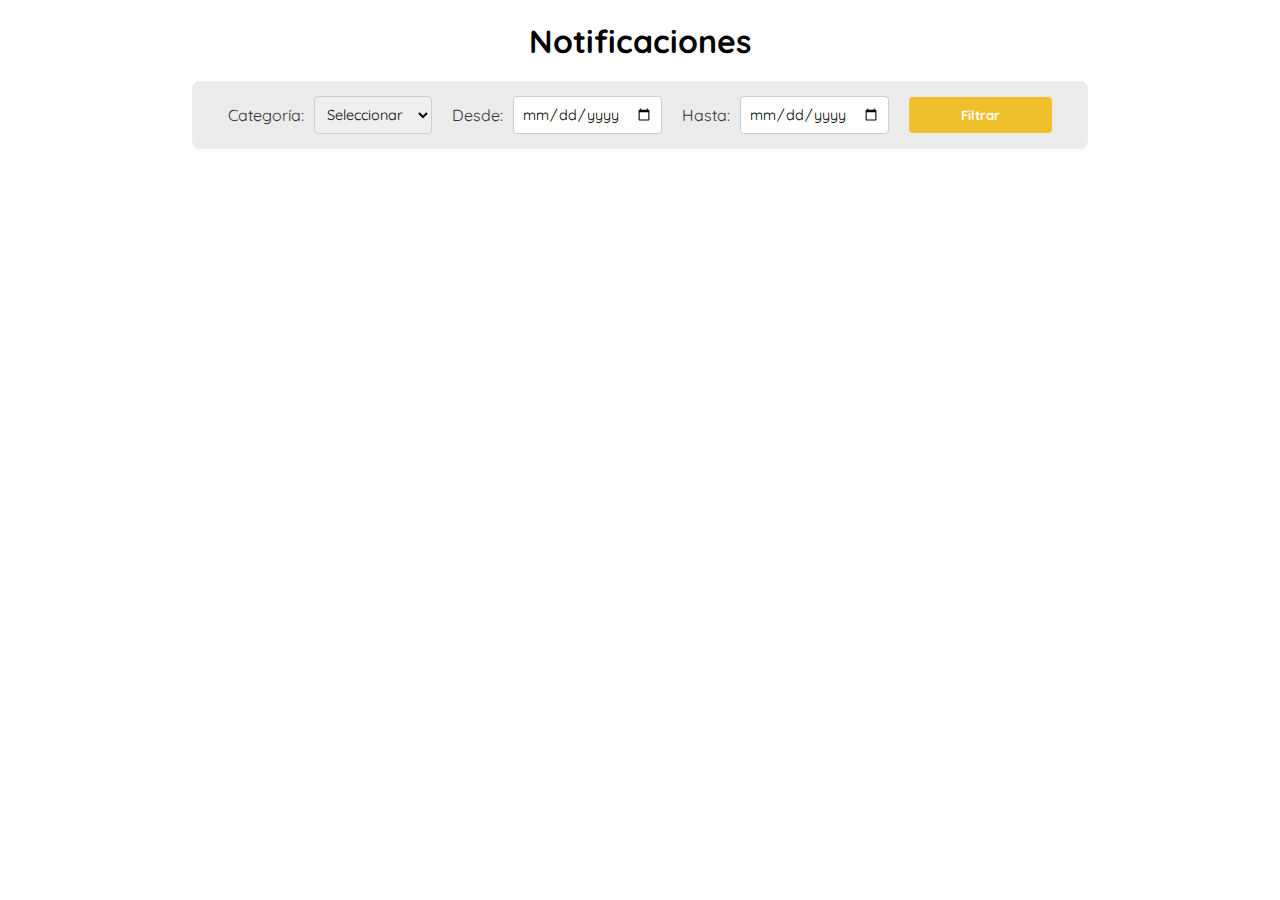
<file: view/notificacion.html>
<!DOCTYPE html>
<html lang="es">
<head>
    <meta charset="UTF-8">
    <meta name="viewport" content="width=device-width, initial-scale=1.0">
    <title>Notificaciones</title>
    <link href="https://fonts.googleapis.com/css2?family=Quicksand:wght@400;500;600;700&display=swap" rel="stylesheet">
    <link rel="stylesheet" href="../resource/css/notificacion.css">
</head>
<body>
    <div class="contenedor">
        <h1>Notificaciones</h1>
        <div class="barra-filtros">
            <div class="grupo-filtro">
                <label for="categoriaProducto">Categoría:</label>
                <select id="categoriaProducto" class="desplegable">
                    <option value="" disabled selected>Seleccionar categoría</option>
                    <option value="alimentos">Alimentos</option>
                    <option value="accesorios">Accesorios</option>
                    <option value="medicamentos">Medicamentos</option>
                    <option value="higiene">Higiene y limpieza</option>
                </select>
            </div>
            <div class="grupo-filtro">
                <label for="fechaInicio">Desde:</label>
                <input type="date" id="fechaInicio" class="campo-fecha">
            </div>
            <div class="grupo-filtro">
                <label for="fechaFin">Hasta:</label>
                <input type="date" id="fechaFin" class="campo-fecha">
            </div>
            <button id="filtrarNotificaciones" class="boton-filtrar">Filtrar</button>
        </div>

        <div id="seccionNotificaciones" class="seccion-notificaciones">
        </div>
    </div>
    <script src="../Models/notificacion.js"></script>
</body>
</html>
</file>
<file: resource/css/login.css>
body {
    font-family: 'Quicksand', sans-serif;
    background-color: #ffffff;
    display: flex;
    justify-content: center;
    align-items: center;
    height: 100vh;
    margin: 0;
    position: relative;
    overflow: hidden;
}


.login-contenedor{
    width: 100%;
    max-width: 400px;
    padding: 20px;
}

.login-box {
    background-color: #ffffff;
    padding: 20px;
    border-radius: 10px;
    text-align: center;
    position: relative;
    z-index: 1;
    width: autox;
    height: auto;
}

.usuario-icono-contenedor {
    background-color: #f0ecec;
    width: 160px;
    height: 180px;
    display: flex;
    justify-content: center;
    align-items: center;
    margin: 0 auto 20px;
    margin: 10px auto 20px; 
    border-radius: 10px;
    position: relative;
}

.usuario-icono {
    width: 140px ;
    height: auto;
    position: absolute;
    top: 105px;
    left: 50%;
}

form label {
    display: block;
    font-size: 16px;
    margin: 10px 0 5px;
    color: #000000;
    text-align: left;
    font-weight: bold;
}
.caja-input{
    width: 70%;
    margin: auto;
}
.input-field {
    width: 100%;
    padding: 10px;
    margin-bottom: 10px;
    border: none;
    border-radius: 5px;
    font-size: 0.9rem;
    background-color: #f0ecec;
}

.olvide-contraseña {
    display: block;
    margin-bottom: 20px;
    font-size: 0.8rem;
    color: #666;
    text-decoration: none;
    margin-left: auto;
    width: 60%;
}

.login-boton {
    font-family: 'Quicksand', sans-serif;
    width: 70%;
    padding: 13px;
    background-color: #EFC02C;
    border: none;
    border-radius: 22px;
    font-size: 16px;
    font-weight: bold;
    color: white;
    cursor: pointer;
}

.login-boton:hover {
    background-color: #D4AA24;
}

.icono-contenedor {
    position: absolute;
    top: -20px;
    left: -20px;
    width: 140%;
    height: 140%;
    overflow: visible;
}

.icono {
    position: absolute;
    opacity: 0.8;
    background-repeat: no-repeat;
    transform: translate(-50%, -50%);
    overflow: visible;
}

.fondo-background{
    background-image: url('../../img/fondo.svg');
    background-repeat: no-repeat;
    background-size: cover; 
    width: 100%;
    height: 100vh;
    display: grid;
    place-items: center;
}

.input-error {
    border-color: #ff0000 !important;
    background-color: #fff6f6;
}

.caja-input {
    position: relative;
    margin-bottom: 20px;
}

.mensaje-error {
    position: absolute;
    left: 0;
    bottom: -18px;
    width: 100%;
    text-align: left;
}

.input-field:focus {
    outline: none;
    border-color: #EFC02C;
    box-shadow: 0 0 5px rgba(239, 192, 44, 0.3);
}
</file>
<file: fpdf/fpdf.css>
body {font-family:"Times New Roman",serif}
h1 {font:bold 135% Arial,sans-serif; color:#4000A0; margin-bottom:0.9em}
h2 {font:bold 95% Arial,sans-serif; color:#900000; margin-top:1.5em; margin-bottom:1em}
dl.param dt {text-decoration:underline}
dl.param dd {margin-top:1em; margin-bottom:1em}
dl.param ul {margin-top:1em; margin-bottom:1em}
tt, code, kbd {font-family:"Courier New",Courier,monospace; font-size:82%}
div.source {margin-top:1.4em; margin-bottom:1.3em}
div.source pre {display:table; border:1px solid #24246A; width:100%; margin:0em; font-family:inherit; font-size:100%}
div.source code {display:block; border:1px solid #C5C5EC; background-color:#F0F5FF; padding:6px; color:#000000}
div.doc-source {margin-top:1.4em; margin-bottom:1.3em}
div.doc-source pre {display:table; width:100%; margin:0em; font-family:inherit; font-size:100%}
div.doc-source code {display:block; background-color:#E0E0E0; padding:4px}
.kw {color:#000080; font-weight:bold}
.str {color:#CC0000}
.cmt {color:#008000}
p.demo {text-align:center; margin-top:-0.9em}
a.demo {text-decoration:none; font-weight:bold; color:#0000CC}
a.demo:link {text-decoration:none; font-weight:bold; color:#0000CC}
a.demo:hover {text-decoration:none; font-weight:bold; color:#0000FF}
a.demo:active {text-decoration:none; font-weight:bold; color:#0000FF}
</file>
<file: resource/css/agregarproducto.css>
body {
    font-family: 'Quicksand', sans-serif;
    display: flex;
    justify-content: center;
    align-items: center;
    height: 100vh;
    background-color: #FFFFFF;
    margin: 0;
}

.modal {
    display: flex;
    justify-content: center;
    align-items: center;
    position: fixed;
    top: 0;
    left: 0;
    width: 100%;
    height: 100%;
}

.modal-content {
    background-color: #fff;
    padding: 20px;
    border-radius: 15px;
    border: 2px solid #FF5B22;
    max-width: 500px;
    position: relative;
    box-shadow: 0 4px 8px rgba(0, 0, 0, 0.1);
}

.close-button {
    position: absolute;
    top: 10px;
    right: 20px;
    font-size: 22px;
    cursor: pointer;
    color: #333;
}

h2 {
    text-align: center;
    font-size: 20px;
    margin: 10px 0;
}

.modal-divider {
    border: none;
    border-top: 1px solid #ddd;
    margin: 15px 0;
}

.linea {
    display: flex;
    justify-content: space-between;
    gap: 20px;
    margin-bottom: 15px;
}

.espacio-caja {
    display: flex;
    align-items: center;
    justify-content: space-between;
    width: 100%;
    gap: 10px;
    margin-bottom: 10px;
    flex: 1;
}

.espacio-caja label {
    font-size: 14px;
    font-weight: bold;
}

.input-field, .textarea-field, select {
    width: 100%;
    padding: 8px;
    font-size: 14px;
    border: 1px solid #ccc;
    border-radius: 8px;
    background-color: #f9f9f9;
    outline: none;
}

.textarea-field {
    height: 60px;
    resize: none;
}

#producto-id, #producto-categoria {
    flex: 1;
}

.button-group {
    display: flex;
    justify-content: center;
    gap: 25px;
    margin-top: 20px;
}

.modal-button {
    font-family: 'Quicksand', sans-serif;
    font-size: 14px;
    font-weight: bold;
    padding: 10px 20px;
    border: none;
    border-radius: 10px;
    cursor: pointer;
    color: #fff;
}

.agregar-button {
    background-color: #EFC02C;
}

.agregar-button:hover {
    background-color: #D1A322;
}

.cancelar-button {
    background-color: #4C4C4C;
}

.cancelar-button:hover {
    background-color: #3A3A3A;
}
</file>
<file: resource/css/detalleprod.css>
body {
    font-family: 'Quicksand', sans-serif;
    display: flex;
    justify-content: center;
    align-items: center;
    height: 100vh;
    background-color: #FFFFFF;
    margin: 0;
}

.modal {
    display: flex;
    justify-content: center;
    align-items: center;
    position: fixed;
    top: 0;
    left: 0;
    width: 100%;
    height: 100%;
}

.modal-content {
    background-color: #fff;
    padding: 20px;
    border-radius: 15px;
    border: 2px solid #FF5B22;
    max-width: 450px;
    position: relative;
    box-shadow: 0 4px 8px rgba(0, 0, 0, 0.1);
}

.close-button {
    position: absolute;
    top: 10px;
    right: 20px;
    font-size: 22px;
    cursor: pointer;
    color: #333;
}

h2 {
    text-align: center;
    font-size: 20px;
    margin: 10px 0;
}

.modal-divider {
    border: none;
    border-top: 1px solid #ddd;
    margin: 15px 0;
}

.linea {
    display: flex;
    justify-content: start;
    gap:80px;
}
.linea2 {
    display: flex;
    justify-content: start;
    gap:82px;
}
.linea3 {
    display: flex;
    justify-content: start;
    gap:58px;
}
.espacio-caja {
    display: flex;
    align-items: center;
    gap: 10px;
    margin-bottom: 10px;
}

.espacio-caja p {
    font-size: 14px;
    font-weight: bold;
    margin: 0;
}

.espacio-caja span {
    font-size: 14px;
    color: #555;
}

.description-image {
    display: flex;
    justify-content: space-between;
    align-items: flex-start;
    gap: 20px;
    margin-top: 10px;
}


.description-container{
    font-size: 14px;
    flex: none;
    width:63%;
    background-color: #F5F5F5;
    padding: 10px;
    border-radius: 5px;
    max-height: 60px;
    overflow-y: auto;
    margin: 15px 0 5px 0;

}

.product-image-container {
    flex-shrink: 0;
    width: 50px;
    height: auto;
}

.product-image {
    width: 100%;
    height: auto;
    border-radius: 10px;
    border: 1px solid #ddd;
    max-width: 125px;
    margin: -5px 0 0 275px;
    position: absolute;
}

.button-group {
    display: flex;
    justify-content: space-around;
    margin: 30px 0 6px 0;
}

.modal-button {
    font-family: 'Quicksand', sans-serif;
    font-size: 14px;
    font-weight: bold;
    padding: 10px 20px;
    border: none;
    border-radius: 10px;
    cursor: pointer;
    color: #fff;
}

.editar-button {
    background-color: #EFC02C;
}

.editar-button:hover {
    background-color: #D1A322;
}

.eliminar-button {
    background-color: #4C4C4C;
}

.eliminar-button:hover {
    background-color: #3A3A3A;
}
</file>
<file: resource/css/editarproducto.css>
body {
    font-family: 'Quicksand', sans-serif;
    display: flex;
    justify-content: center;
    align-items: center;
    height: 100vh;
    background-color: #FFFFFF;
    margin: 0;
}

.modal {
    display: flex;
    justify-content: center;
    align-items: center;
    position: fixed;
    top: 0;
    left: 0;
    width: 100%;
    height: 100%;
}

.modal-content {
    background-color: #fff;
    padding: 20px;
    border-radius: 15px;
    border: 2px solid #FF5B22;
    max-width: 500px;
    position: relative;
    box-shadow: 0 4px 8px rgba(0, 0, 0, 0.1);
}

.close-button {
    position: absolute;
    top: 10px;
    right: 20px;
    font-size: 22px;
    cursor: pointer;
    color: #333;
}

h2 {
    text-align: center;
    font-size: 20px;
    margin: 10px 0;
}

.modal-divider {
    border: none;
    border-top: 1px solid #ddd;
    margin: 15px 0;
}

.linea {
    display: flex;
    justify-content: space-between;
    gap: 20px;
    margin-bottom: 15px;
}

.espacio-caja {
    display: flex;
    align-items: center;
    justify-content: space-between;
    width: 100%;
    gap: 10px;
    margin-bottom: 10px;
    flex: 1;
}

.espacio-caja label {
    font-size: 14px;
    font-weight: bold;
}

.input-field, .textarea-field, select {
    width: 100%;
    padding: 8px;
    font-size: 14px;
    border: 1px solid #ccc;
    border-radius: 8px;
    background-color: #f9f9f9;
    outline: none;
}

.textarea-field {
    height: 60px;
    resize: none;
}

#producto-id, #producto-categoria {
    flex: 1;
}

.button-group {
    display: flex;
    justify-content: center;
    gap: 25px;
    margin-top: 20px;
}

.modal-button {
    font-family: 'Quicksand', sans-serif;
    font-size: 14px;
    font-weight: bold;
    padding: 10px 20px;
    border: none;
    border-radius: 10px;
    cursor: pointer;
    color: #fff;
}

.agregar-button {
    background-color: #EFC02C;
}

.agregar-button:hover {
    background-color: #D1A322;
}

.cancelar-button {
    background-color: #4C4C4C;
}

.cancelar-button:hover {
    background-color: #3A3A3A;
}
</file>
<file: resource/css/enviadoexitosamente.css>
body {
    font-family: 'Quicksand', sans-serif;
    display: flex;
    justify-content: center;
    align-items: center;
    height: 100vh;
    background-color: #FFFFFF;
    margin: 0;
}

.message-container {
    width: 320px;
    padding: 20px;
    border: 2px solid #d0d0d0;
    border-radius: 50px;
    background-color: #FFFFFF;
    box-shadow: 0 4px 8px rgba(0, 0, 0, 0.1);
    position: relative;
    text-align: center;
}


.close-button {
    position: absolute;
    top: 6px;
    right: 20px;
    font-size: 37px;
    cursor: pointer;
}

.message-content {
    margin-top: 0px;
}

.success-image {
    width: 60px;
    margin-top: 0px;
    margin-bottom: 5px;
}

.success-text {
    font-size: 18px;
    font-weight: bold;
    color: #7ed321;
    margin: 0;
}
</file>
<file: resource/css/productos.css>
* {
    box-sizing: border-box;
    font-family: 'Quicksand', sans-serif;
}

body, html {
    margin: 0;
    padding: 0;
    height: 100%;
}

body {
    display: flex;
    justify-content: center;
    align-items: flex-start;
    background-color: #f4f4f4;
}

.container {
    display: flex; /* Configura el contenedor como un flexbox */
    height: 100vh; /* Asegura que ocupe toda la altura de la ventana */
}

.sidebar {
    width: 15%; /* Define un ancho fijo para el sidebar */
    min-width: 20%; /* Ancho mínimo para mantener legibilidad */
    height: 100%; /* Asegura que ocupe toda la altura del contenedor */
    background-color: #fff; /* Mantiene un fondo blanco */
    box-shadow: 2px 0 5px rgba(0, 0, 0, 0.1); /* Aplica una sombra sutil */
}

.derecha{
    flex-grow: 1; /* Ocupa el espacio restante del contenedor */
    padding: 20px; /* Agrega espacio interno */
    overflow-y: auto; /* Permite desplazamiento vertical si el contenido es extenso */
}



h1 {
    text-align: center;
}

.filter-bar {
    display: flex;
    align-items: center;
    justify-content: space-around;
    background-color: #EBEBEB;
    padding: 10px;
    border-radius: 8px;
    margin-bottom: 20px;
    gap: 10px;
}

.filter-bar input, .filter-bar button, .filter-bar select {
    padding: 8px;
    border: none;
    border-radius: 4px;
    font-size: 0.9rem;
}

.filter-bar label {
    margin-right: 5px;
    font-weight: 500;
}

.filter-bar button {
    background-color: #4C4C4C;
    color: white;
    cursor: pointer;
}

.filter-group {
    display: flex;
    align-items: center;
    gap: 10px;
}

#buscarProducto {
    width: clamp(120px, 70%, 180px);
    padding: 8px;
    border: 1px solid #ccc;
    border-radius: 4px;
    font-size: 0.9rem;
}

#buscarBtn {
    width: 70px; 
    padding: 8px;
    background-color: #4C4C4C;
    color: white;
    border: none;
    border-radius: 4px;
    font-size: 0.9rem;
    cursor: pointer;
}

.stock-select {
    width: 180px;
    padding: 8px;
    border: 1px solid #ccc;
    border-radius: 5px;
    font-size: 0.9rem;
    background-color: #f5f5f5;
    appearance: none; 
    background-image: url("data:image/svg+xml,%3Csvg xmlns='http://www.w3.org/2000/svg' width='10' height='10' viewBox='0 0 24 24'%3E%3Cpath fill='%23666' d='M7 10l5 5 5-5z'/%3E%3C/svg%3E");
    background-repeat: no-repeat;
    background-position: right 10px center;
    background-size: 12px;
    cursor: pointer;
}

#stockDropdown {
    display: none;
    position: absolute;
    background-color: white;
    box-shadow: 0px 8px 16px rgba(0, 0, 0, 0.2);
    padding: 15px;
    z-index: 1;
    border-radius: 8px;
    width: 250px;
    border: 1px solid #ddd;
    margin-top: 10px;
}

.range-input {
    margin-bottom: 15px;
}

.range-input label {
    font-size: 0.9rem;
    font-weight: bold;
    margin-bottom: 5px;
    display: block;
}

.range-input input {
    width: calc(100% - 10px);
    padding: 5px;
    font-size: 0.9rem;
    border: 1px solid #ccc;
    border-radius: 4px;
}

#applyStockFilter {
    background-color: #EFC02C;
    border: none;
    padding: 8px 12px;
    border-radius: 5px;
    color: white;
    font-weight: bold;
    cursor: pointer;
    width: 100%;
    text-align: center;
}

#applyStockFilter:hover {
    background-color: #D1A322;
}


.input-group {
    display: flex;
    align-items: center;
    gap: 5px;
}

.input-group input {
    width: 80%;
    padding: 5px;
    border: 1px solid #ccc;
    border-radius: 4px;
    font-size: 0.9rem;
}

.range-input .input-group {
    display: flex;
    align-items: center;
}

.range-input .input-group input {
    width: 60%;
    padding: 5px;
    font-size: 0.9rem;
    border: 1px solid #ccc;
    border-radius: 4px;
}

.range-input .unit {
    font-size: 0.9rem;
    color: #666;
    margin-left: 5px;
}

#applyStockFilter {
    background-color: #4C4C4C;
    color: white;
    border: none;
    padding: 8px 12px;
    border-radius: 5px;
    cursor: pointer;
    font-size: 0.9rem;
    width: 100%;
    text-align: center;
}

#applyStockFilter:hover {
    background-color: #333;
}

.stock-dropdown:hover #stockDropdown {
    display: block;
}


.inventory-table {
    display: flex;
    gap: 5px;
    margin-bottom: 20px;
    margin-top: 0;
    overflow-x: auto;
}

.column {
    background-color: #fff;
    border: 1px solid #EFC02C;
    border-radius: 11px;
    flex: 1;
}

.header {
    background-color: #EFC02C;
    padding: 10px;
    font-weight: bold;
    text-align: center;
    border-top-left-radius: 10px;
    border-top-right-radius: 10px;
}

.cell {
    display: flex;
    align-items: center;
    justify-content: center;
    height: 50px;
    text-align: center;
    border-top: 1px solid #EFC02C;
    white-space: nowrap;
    overflow: hidden;
    text-overflow: ellipsis;
}

.details-button {
    background-color: #b3b3b3;
    color: white;
    border: none;
    border-radius: 50%;
    width: 30px;
    height: 30px;
    font-size: 1.2rem;
    font-weight: bold;
    cursor: pointer;
}


.edit, .delete{
    padding: 1px 2px;
    border-radius: 25px;
    border: none;
    color: rgb(0, 0, 0);
    font-weight: bold;
    font-size: 1rem;
    cursor:pointer;
}

.add-product, .return{
    padding: 15px 30px;
    border-radius: 35px;
    border: none;
    color: white;
    font-weight: bold;
    font-size: 1.1rem;
    cursor: pointer;
}

.delete-image{
    width: 25px;
}


.add-product {
    background-color: #EFC02C;
}

.return {
    background-color: #4C4C4C;
}

.edit{
    background-color: #EFC02C;
}

.delete{
    background-color: red;
}

.column-id {
    flex-basis: 4.5%;
}

.column-producto {
    flex-basis: auto;
}

.column-precio {
    flex-basis: 8%;
}

.column-categoria {
    flex-basis: 20%;
}

.column-cant {
    flex-basis: 8.5%;
}

.column-proveedor {
    flex-basis: 15%;
}

.column-detalles {
    flex-basis: 7%;
}

/** CSS DE LA BARRA LATERAL**/

* {
    margin: 0;
    padding: 0;
    box-sizing: border-box;
}

.user-info {
    padding: 25px;
    display: flex;
    align-items: center;
    background-color: #f4f4f4;
}

.avatar {
    width: 50px;
    height: 50px;
    border-radius: 12%;
    background-color: #f0c040;
    display: flex;
    align-items: center;
    justify-content: center;
    margin-right: 10px;
}

.avatar img {
    width: 100%;
    border-radius: 50%;
}

.icono-barra {
    margin-left: auto; 
    cursor: pointer;
}

.icono-barra img {
    width: 20px;
    height: auto;
    transition: transform 0.3s;
}

.sidebar.collapsed {
    width: 70px;
}

.sidebar.collapsed ul li a span {
    display: none;
}

.sidebar.collapsed .user-info .user-details {
    display: none;
}


.user-details h3 {
    font-size: 19px;
    margin-bottom: 5px;
}

.user-details p {
    font-size: 12px;
    color: #666;
}

.menu {
    flex-grow: 1;
}

ul li {
    margin: 10px 0;
}

ul li a {
    display: flex;
    align-items: center;
    padding: 18px 25px;
    color: #333;
    text-decoration: none;
    font-size: 18px;
    border-radius: 8px;
    transition: background-color 0.3s;
}

ul li a:hover {
    background-color: #f0f0f0;
    font-weight: bold; 
}

ul li a i {
    margin-right: 10px;
}

ul li a img {
    margin-right: 15px;
    width: 24px;
    height: auto;
}


.logout {
    padding-bottom: 25px;
}

.logout a {
    font-size: 18px;
    display: flex;
    align-items: center;
    padding: 20px 25px;
    color: #333;
    text-decoration: none;
}


.logout ul li a span {
    margin-left: 10px;
    white-space: nowrap;
}

.logout ul li a img {
    margin-right: 15px;
    width: 24px;
    height: auto;
}

.logout a:hover {
    color: #d9534f;
    font-weight: bold;
}

/* Estilos para la advertencia */
.message-container {
    display: none;
    position: fixed;
    top: 50%;
    left: 50%;
    transform: translate(-50%, -50%);
    z-index: 1000;
    width: 320px;
    padding: 20px;
    border: 2px solid #d0d0d0;
    border-radius: 20px;
    background-color: #FFFFFF;
    box-shadow: 0 4px 8px rgba(0, 0, 0, 0.1);
    text-align: center;
}

.close-button {
    position: absolute;
    top: 10px;
    right: 15px;
    font-size: 18px;
    font-weight: bold;
    cursor: pointer;
    color: #555555;
}

.message-content {
    margin-top: 15px;
}

.advertencia-image {
    width: 50px;
    margin-bottom: 15px;
}

.advertencia-title {
    font-size: 16px;
    font-weight: bold;
    color: #F8C100;
    margin: 0 0 10px 0;
}

.advertencia-subtitle {
    font-size: 14px;
    font-weight: 500;
    color: #555555;
    margin: 0 0 20px 0;
}

.confirm-button {
    font-family: 'Quicksand', sans-serif;
    width: 100%;
    padding: 10px;
    font-size: 16px;
    font-weight: bold;
    color: #FFFFFF;
    background-color: #F8C100;
    border: none;
    border-radius: 10px;
    cursor: pointer;
    transition: background-color 0.3s ease;
}

.confirm-button:hover {
    background-color: #D7A900;
}
</file>
<file: resource/css/noenviado.css>
body {
    font-family: 'Quicksand', sans-serif;
    display: flex;
    justify-content: center;
    align-items: center;
    height: 100vh;
    background-color: #FFFFFF;
    margin: 0;
}

.message-container {
    width: 320px;
    padding: 20px;
    border: 2px solid #d0d0d0;
    border-radius: 50px;
    background-color: #FFFFFF;
    box-shadow: 0 4px 8px rgba(0, 0, 0, 0.1);
    position: relative;
    text-align: center;
}


.close-button {
    position: absolute;
    top: 6px;
    right: 20px;
    font-size: 37px;
    cursor: pointer;
}

.message-content {
    margin-top: 0px;
}

.error-image {
    width: 60px;
    margin-top: 0px;
    margin-bottom: 5px;
}

.error-text {
    font-size: 18px;
    font-weight: bold;
    color: #FF4141;
    margin: 0;
}

.warning-text {
    font-size: 15px;
    font-weight: 600;
    color: #555555;
    margin: 5px 0 0 0;
}
</file>
<file: resource/css/notificacion.css>
* {
    box-sizing: border-box;
    font-family: 'Quicksand', sans-serif;
}

body {
    margin: 0;
    padding: 0;
    background-color: #ffffff;
    color: #333;
}

.contenedor {
    width: 90%;
    margin: 20px auto;
    padding: 0 10%;
}

h1 {
    text-align: center;
    color: #000000;
    font-size: 2rem;
    margin-bottom: 20px;
}

.barra-filtros {
    display: flex;
    justify-content: flex-start;
    align-items: center;
    background-color: #EBEBEB;
    padding: 15px 4%;
    border-radius: 8px;
    margin-bottom: 20px;
    gap: 20px;
}

.grupo-filtro {
    width: clamp(120px, 30%, 250px);
    display: flex;
    align-items: center;
    gap: 10px;
}

.campo-fecha,
.desplegable {
    padding: 8px;
    border: 1px solid #ccc;
    border-radius: 4px;
    font-size: 0.9rem;
    width: 100%;
}

.boton-filtrar {
    width: clamp(100px, 20%, 200px);
    background-color: #EFC02C;
    color: white;
    border: none;
    border-radius: 4px;
    padding: 10px 20px;
    cursor: pointer;
    font-weight: bold;
}

.boton-filtrar:hover {
    background-color: #D1A322;
}

.seccion-notificaciones {
    display: flex;
    flex-direction: column;
    gap: 15px;
}

.tarjeta-notificacion {
    background-color: #fff;
    border: 2px solid #EFC02C;
    border-radius: 8px;
    padding: 15px;
    box-shadow: 0 4px 6px rgba(0, 0, 0, 0.1);
}

.encabezado-notificacion {
    display: flex;
    justify-content: space-between;
    align-items: flex-start;
    margin-bottom: 10px;
}

.tipo-notificacion {
    font-weight: bold;
    font-size: 1rem;
    color: #FF5B22;
    word-wrap: break-word;
    text-align: left;
    max-width: 70%;
}

.categoria-notificacion {
    font-size: 0.9rem;
    font-weight: bold;
    color: #4C4C4C;
    background-color: #EFC02C;
    padding: 4px 8px;
    border-radius: 4px;
    white-space: nowrap;
}

.fecha-notificacion {
    font-size: 0.9rem;
    color: #666;
    white-space: nowrap;
}

.cuerpo-notificacion {
    font-size: 0.9rem;
    color: #2e2e2e;
    display: flex;
    flex-wrap: wrap;
    gap: 10px;
}

.boton-atender {
    background-color: #EFC02C;
    color: white;
    border: none;
    padding: 5px 10px;
    border-radius: 4px;
    cursor: pointer;
    font-weight: bold;
    margin-top: 10px;
}

.boton-atender:hover {
    background-color: #D1A322;
}

.estado-atendido {
    display: inline-block;
    background-color: #4C4C4C;
    color: white;
    padding: 5px 10px;
    border-radius: 4px;
    margin-top: 10px;
}
</file>
